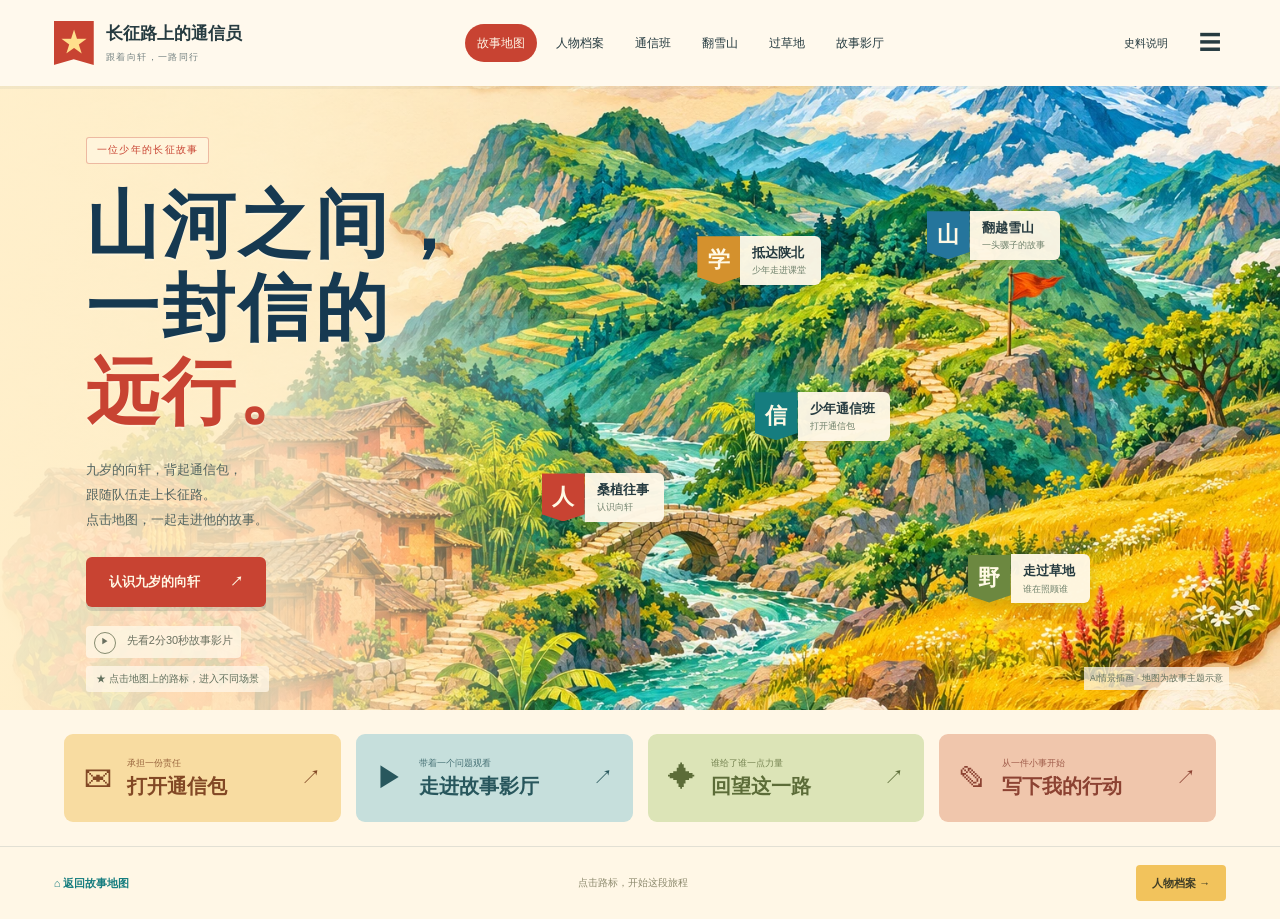
<file: index.html>
<!doctype html><html lang="zh-CN"><head><meta charset="utf-8"><meta name="viewport" content="width=device-width,initial-scale=1"><meta name="theme-color" content="#167d7f"><meta name="description" content="跟着九岁的向轩，一路同行。探索通信班、雪山、草地与影厅的彩色互动故事。"><title>故事地图 · 长征路上的通信员</title><link rel="icon" href="star.svg"><link rel="stylesheet" href="style.css"></head><body data-page="index"><a class="skip" href="#main">跳到内容</a><header class="site-header"><a href="index.html" class="brand"><span class="brand-mark">★</span><span>长征路上的通信员<small>跟着向轩，一路同行</small></span></a><nav aria-label="场景导航"><a class="selected" href="index.html">故事地图</a><a class="" href="profile.html">人物档案</a><a class="" href="messenger.html">通信班</a><a class="" href="snow.html">翻雪山</a><a class="" href="grass.html">过草地</a><a class="" href="cinema.html">故事影厅</a></nav><div class="header-tools"><button data-source>史料说明</button><button id="menu-toggle" aria-label="打开场景目录" aria-expanded="false">☰</button></div></header><nav class="mobile-menu" id="mobile-menu" hidden aria-label="全部场景"><a class="" href="index.html">故事地图</a><a class="" href="profile.html">人物档案</a><a class="" href="messenger.html">通信班</a><a class="" href="snow.html">翻雪山</a><a class="" href="grass.html">过草地</a><a class="" href="cinema.html">故事影厅</a><a class="" href="reflection.html">回望这一路</a><a class="" href="action.html">我的行动卡</a></nav><main id="main"><section class="map-world"><img class="world-art" src="story-map.webp" alt="AI彩色绘本地图：山村、雪山与草地由一条小路连接，属于主题示意"><div class="home-copy"><span class="edition">一位少年的长征故事</span><h1>山河之间，<br>一封信的<br><em>远行。</em></h1><p>九岁的向轩，背起通信包，<br>跟随队伍走上长征路。<br>点击地图，一起走进他的故事。</p><a class="button red" href="profile.html">认识九岁的向轩 <span>↗</span></a><a class="home-film" href="cinema.html"><span class="play-mini">▶</span> 先看2分30秒故事影片</a></div><div class="map-pins" aria-label="点击地图进入故事场景"><a class="map-pin pin-village" href="profile.html"><i>人</i><span>桑植往事<small>认识向轩</small></span></a><a class="map-pin pin-mail" href="messenger.html"><i>信</i><span>少年通信班<small>打开通信包</small></span></a><a class="map-pin pin-snow" href="snow.html"><i>山</i><span>翻越雪山<small>一头骡子的故事</small></span></a><a class="map-pin pin-grass" href="grass.html"><i>野</i><span>走过草地<small>谁在照顾谁</small></span></a><a class="map-pin pin-arrival" href="profile.html?part=arrival"><i>学</i><span>抵达陕北<small>少年走进课堂</small></span></a></div><div class="map-note"><span>★ 点击地图上的路标，进入不同场景</span><small>AI情景插画 · 地图为故事主题示意</small></div></section><section class="portal-dock" aria-label="更多故事入口"><a href="messenger.html" class="dock-mail"><span class="dock-icon">✉</span><div><small>承担一份责任</small><strong>打开通信包</strong></div><span>↗</span></a><a href="cinema.html" class="dock-film"><span class="dock-icon">▶</span><div><small>带着一个问题观看</small><strong>走进故事影厅</strong></div><span>↗</span></a><a href="reflection.html" class="dock-reflect"><span class="dock-icon">✦</span><div><small>谁给了谁一点力量</small><strong>回望这一路</strong></div><span>↗</span></a><a href="action.html" class="dock-action"><span class="dock-icon">✎</span><div><small>从一件小事开始</small><strong>写下我的行动</strong></div><span>↗</span></a></section></main><footer class="scene-footer"><a href="index.html" class="back-map">⌂ 返回故事地图</a><span class="visit-status" id="visit-status"></span><div><a class="next-link" href="profile.html">人物档案 →</a></div></footer><dialog id="sources-dialog" class="sources-dialog" aria-labelledby="sources-title"><div class="dialog-head"><h2 id="sources-title">史料与画面说明</h2><button id="sources-close" class="text-button" aria-label="关闭史料说明">关闭 ×</button></div><p>故事依据用户提供的《长征路上的通信员》演示文稿及以下公开资料整理。交互按钮、通信包与彩色场景属于教学展示设计。首页地图为主题示意，不代表精确行军轨迹。</p><ol><li><a href="https://www.xinhuanet.com/20261009/4088d81c97f94347a9436f898bac2927/c.html" target="_blank" rel="noopener">新华社：七岁入伍、九岁长征的“红小鬼”向轩</a><p>少年经历、通信班、雪山与草地故事的主要核对来源。</p></li><li><a href="https://cpc.people.com.cn/n1/2026/0604/c443712-40733648.html" target="_blank" rel="noopener">中国共产党新闻网：红星照耀少年身</a><p>原演示文稿提供的长征背景资料。</p></li><li><a href="https://www.xinhuanet.com/mil/2016-08/29/c_129260589.htm" target="_blank" rel="noopener">新华社：解码长征丨谁在襁褓中参加了长征</a><p>原演示文稿提供的背景资料。</p></li><li><a href="https://dangshi.people.com.cn/n1/2018/1207/c85037-30448651.html" target="_blank" rel="noopener">人民网党史频道：第一套红军装</a><p>灰蓝布军服、红领章、八角帽和红五星等视觉元素的参考。军服细节用于时代形象创作，不代表对向轩个人服装的精确复原。</p></li></ol><h3>关于人物与场景插画</h3><p>主视觉参照少年向轩的年龄、瘦小身形、宽大军装和挽起袖口等文字描述，以 AI 生成。面容为艺术想象，非向轩本人历史照片，也不作为史料使用。首页地图、雪山与草地场景均为新生成的AI绘本插画，不是历史影像。</p><h3>关于影片</h3><p>影片从用户原 PPT 内嵌媒体提取，保留完整内容，仅作网页播放压缩，含 AI 情景再现。网页未将其作为历史影像。人物主视觉已重新生成，未使用 PPT 内的低清截图。</p><p class="caption">行动卡只尝试保存在当前浏览器，不向服务器提交个人文字。</p></dialog><noscript><p class="noscript">请启用JavaScript使用场景互动。页面跳转、故事正文与影片可直接浏览。</p></noscript><script src="app.js"></script></body></html>
</file>
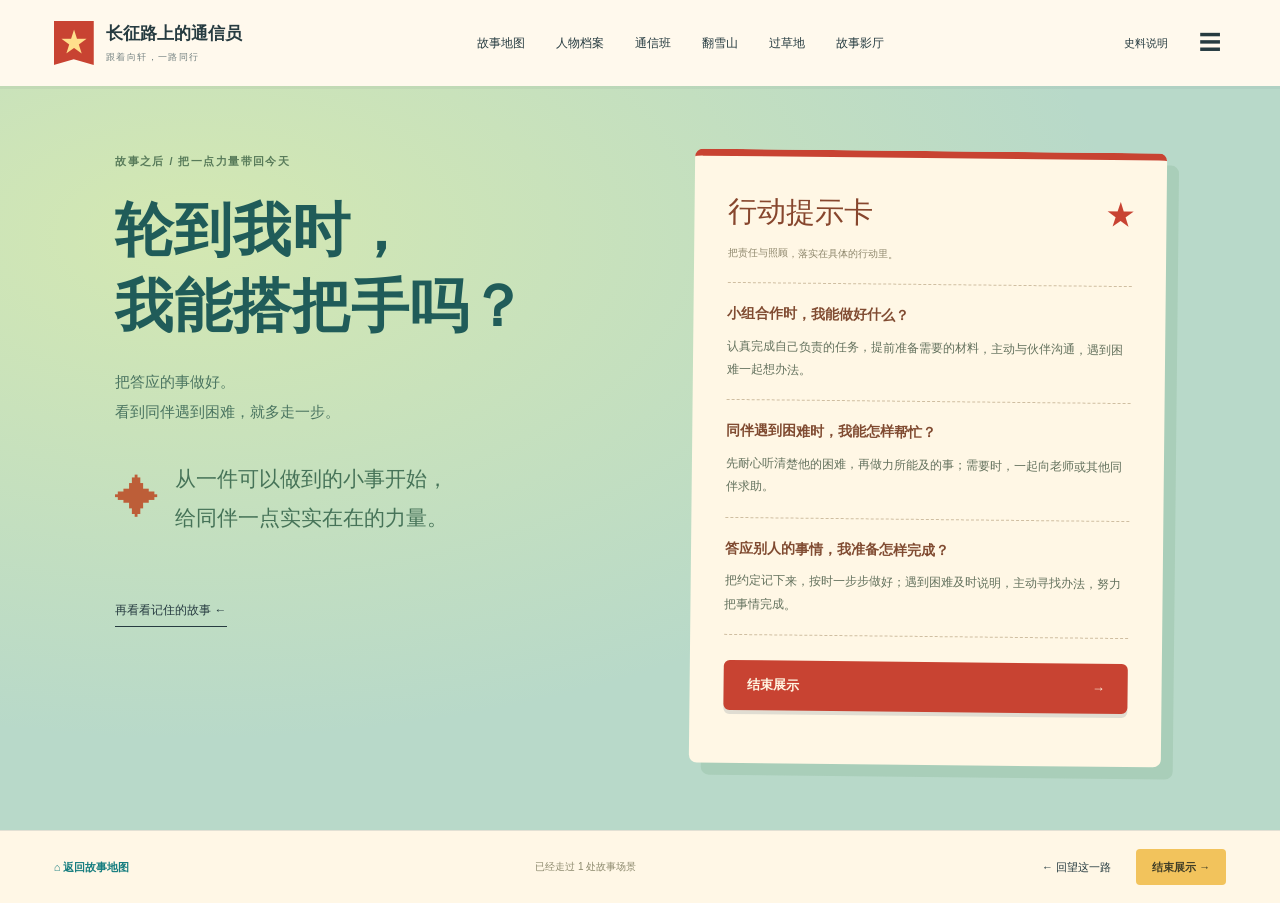
<file: action.html>
<!doctype html><html lang="zh-CN"><head><meta charset="utf-8"><meta name="viewport" content="width=device-width,initial-scale=1"><meta name="theme-color" content="#167d7f"><meta name="description" content="跟着九岁的向轩，一路同行。探索通信班、雪山、草地与影厅的彩色互动故事。"><title>我的行动卡 · 长征路上的通信员</title><link rel="icon" href="star.svg"><link rel="stylesheet" href="style.css"><link rel="stylesheet" href="action-end.css"></head><body data-page="action"><a class="skip" href="#main">跳到内容</a><header class="site-header"><a href="index.html" class="brand"><span class="brand-mark">★</span><span>长征路上的通信员<small>跟着向轩，一路同行</small></span></a><nav aria-label="场景导航"><a class="" href="index.html">故事地图</a><a class="" href="profile.html">人物档案</a><a class="" href="messenger.html">通信班</a><a class="" href="snow.html">翻雪山</a><a class="" href="grass.html">过草地</a><a class="" href="cinema.html">故事影厅</a></nav><div class="header-tools"><button data-source>史料说明</button><button id="menu-toggle" aria-label="打开场景目录" aria-expanded="false">☰</button></div></header><nav class="mobile-menu" id="mobile-menu" hidden aria-label="全部场景"><a class="" href="index.html">故事地图</a><a class="" href="profile.html">人物档案</a><a class="" href="messenger.html">通信班</a><a class="" href="snow.html">翻雪山</a><a class="" href="grass.html">过草地</a><a class="" href="cinema.html">故事影厅</a><a class="" href="reflection.html">回望这一路</a><a class="" href="action.html">我的行动卡</a></nav><main id="main"><section class="action-scene"><div class="action-intro"><div class="scene-kicker">故事之后 / 把一点力量带回今天</div><h1>轮到我时，<br>我能搭把手吗？</h1><p class="lead">把答应的事做好。<br>看到同伴遇到困难，就多走一步。</p><div class="action-quote"><span>✦</span><p>从一件可以做到的小事开始，<br>给同伴一点实实在在的力量。</p></div><a class="inline-link" href="reflection.html">再看看记住的故事 ←</a></div><section class="action-card answer-card" aria-labelledby="answer-title"><div class="card-heading"><span id="answer-title">行动提示卡</span><b aria-hidden="true">★</b></div><p class="card-subtitle">把责任与照顾，落实在具体的行动里。</p><div class="answer-item"><h2>小组合作时，我能做好什么？</h2><p>认真完成自己负责的任务，提前准备需要的材料，主动与伙伴沟通，遇到困难一起想办法。</p></div><div class="answer-item"><h2>同伴遇到困难时，我能怎样帮忙？</h2><p>先耐心听清楚他的困难，再做力所能及的事；需要时，一起向老师或其他同伴求助。</p></div><div class="answer-item"><h2>答应别人的事情，我准备怎样完成？</h2><p>把约定记下来，按时一步步做好；遇到困难及时说明，主动寻找办法，努力把事情完成。</p></div><a class="button red" href="thanks.html">结束展示 <span aria-hidden="true">→</span></a></section></section></main><footer class="scene-footer"><a href="index.html" class="back-map">⌂ 返回故事地图</a><span class="visit-status" id="visit-status"></span><div><a class="" href="reflection.html">← 回望这一路</a><a class="next-link" href="thanks.html">结束展示 →</a></div></footer><dialog id="sources-dialog" class="sources-dialog" aria-labelledby="sources-title"><div class="dialog-head"><h2 id="sources-title">史料与画面说明</h2><button id="sources-close" class="text-button" aria-label="关闭史料说明">关闭 ×</button></div><p>故事依据用户提供的《长征路上的通信员》演示文稿及以下公开资料整理。交互按钮、通信包与彩色场景属于教学展示设计。首页地图为主题示意，不代表精确行军轨迹。</p><ol><li><a href="https://www.xinhuanet.com/20261009/4088d81c97f94347a9436f898bac2927/c.html" target="_blank" rel="noopener">新华社：七岁入伍、九岁长征的“红小鬼”向轩</a><p>少年经历、通信班、雪山与草地故事的主要核对来源。</p></li><li><a href="https://cpc.people.com.cn/n1/2026/0604/c443712-40733648.html" target="_blank" rel="noopener">中国共产党新闻网：红星照耀少年身</a><p>原演示文稿提供的长征背景资料。</p></li><li><a href="https://www.xinhuanet.com/mil/2016-08/29/c_129260589.htm" target="_blank" rel="noopener">新华社：解码长征丨谁在襁褓中参加了长征</a><p>原演示文稿提供的背景资料。</p></li><li><a href="https://dangshi.people.com.cn/n1/2018/1207/c85037-30448651.html" target="_blank" rel="noopener">人民网党史频道：第一套红军装</a><p>灰蓝布军服、红领章、八角帽和红五星等视觉元素的参考。军服细节用于时代形象创作，不代表对向轩个人服装的精确复原。</p></li></ol><h3>关于人物与场景插画</h3><p>主视觉参照少年向轩的年龄、瘦小身形、宽大军装和挽起袖口等文字描述，以 AI 生成。面容为艺术想象，非向轩本人历史照片，也不作为史料使用。首页地图、雪山与草地场景均为新生成的AI绘本插画，不是历史影像。</p><h3>关于影片</h3><p>影片从用户原 PPT 内嵌媒体提取，保留完整内容，仅作网页播放压缩，含 AI 情景再现。网页未将其作为历史影像。人物主视觉已重新生成，未使用 PPT 内的低清截图。</p><p class="caption">此页展示三个问题与预设回答，无需填写或提交个人内容。</p></dialog><noscript><p class="noscript">请启用JavaScript使用场景互动。页面跳转、故事正文与影片可直接浏览。</p></noscript><script src="action-page.js"></script></body></html>
</file>
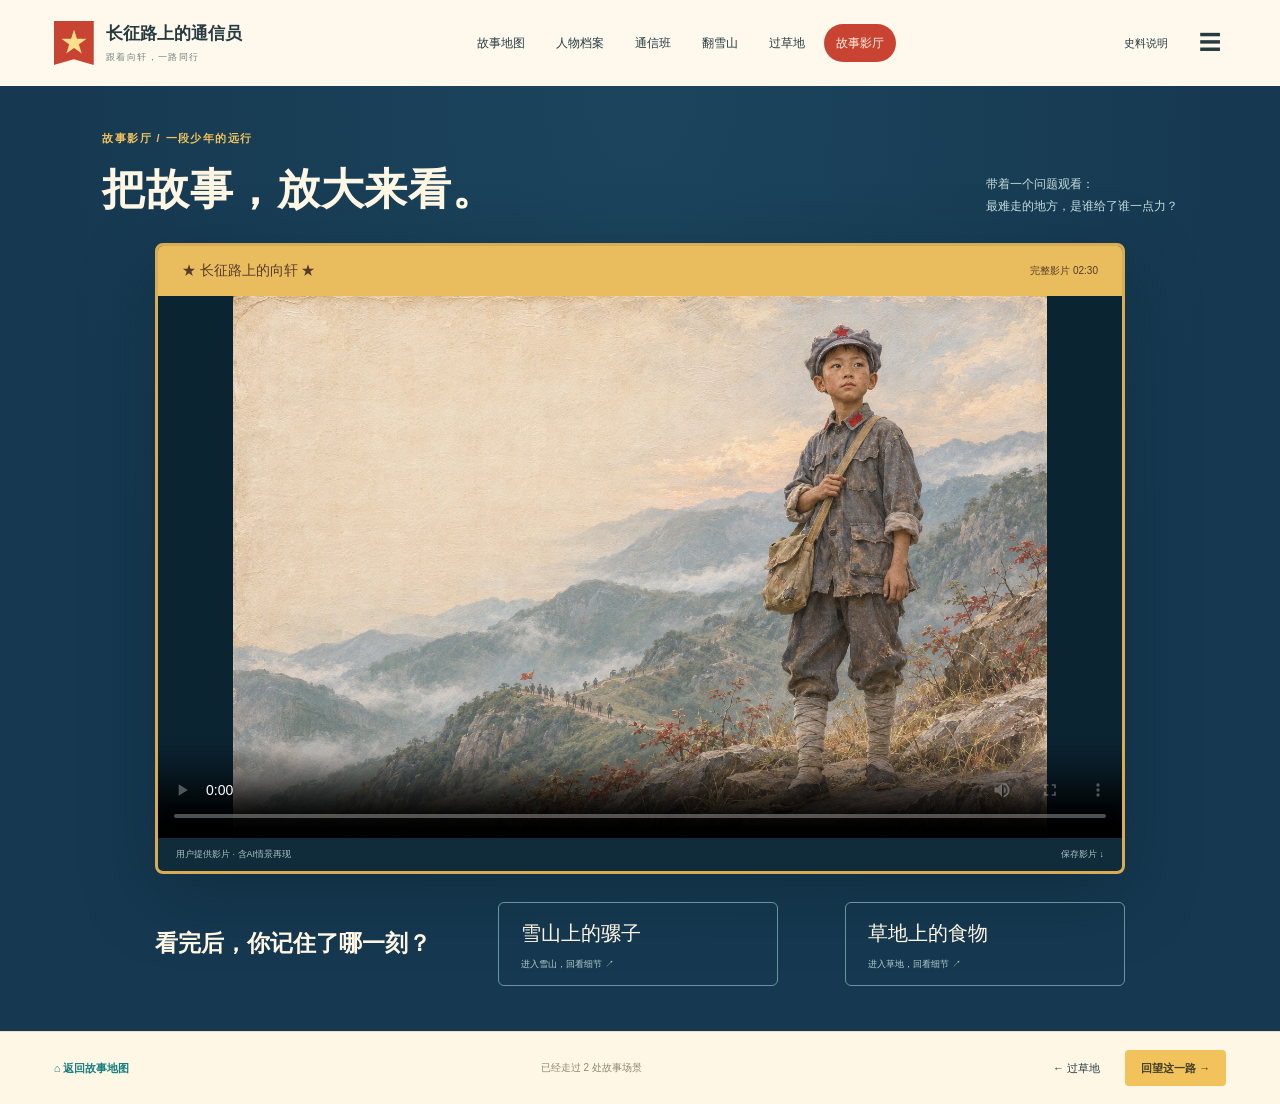
<file: cinema.html>
<!doctype html><html lang="zh-CN"><head><meta charset="utf-8"><meta name="viewport" content="width=device-width,initial-scale=1"><meta name="theme-color" content="#167d7f"><meta name="description" content="跟着九岁的向轩，一路同行。探索通信班、雪山、草地与影厅的彩色互动故事。"><title>故事影厅 · 长征路上的通信员</title><link rel="icon" href="star.svg"><link rel="stylesheet" href="style.css"></head><body data-page="cinema"><a class="skip" href="#main">跳到内容</a><header class="site-header"><a href="index.html" class="brand"><span class="brand-mark">★</span><span>长征路上的通信员<small>跟着向轩，一路同行</small></span></a><nav aria-label="场景导航"><a class="" href="index.html">故事地图</a><a class="" href="profile.html">人物档案</a><a class="" href="messenger.html">通信班</a><a class="" href="snow.html">翻雪山</a><a class="" href="grass.html">过草地</a><a class="selected" href="cinema.html">故事影厅</a></nav><div class="header-tools"><button data-source>史料说明</button><button id="menu-toggle" aria-label="打开场景目录" aria-expanded="false">☰</button></div></header><nav class="mobile-menu" id="mobile-menu" hidden aria-label="全部场景"><a class="" href="index.html">故事地图</a><a class="" href="profile.html">人物档案</a><a class="" href="messenger.html">通信班</a><a class="" href="snow.html">翻雪山</a><a class="" href="grass.html">过草地</a><a class="" href="cinema.html">故事影厅</a><a class="" href="reflection.html">回望这一路</a><a class="" href="action.html">我的行动卡</a></nav><main id="main"><section class="cinema-scene"><div class="cinema-heading"><div><div class="scene-kicker">故事影厅 / 一段少年的远行</div><h1>把故事，放大来看。</h1></div><p>带着一个问题观看：<br>最难走的地方，是谁给了谁一点力？</p></div><div class="film-frame"><div class="film-marquee"><span>★ 长征路上的向轩 ★</span><small>完整影片 02:30</small></div><video id="story-video" controls playsinline preload="metadata" poster="xiang-hero.webp" aria-label="用户提供影片：长征路上的向轩，含AI情景再现"><source src="xiang.mp4" type="video/mp4">浏览器不支持视频，可使用下方保存影片入口。</video><div class="film-caption"><span>用户提供影片 · 含AI情景再现</span><a href="xiang.mp4" download="向轩.mp4">保存影片 ↓</a></div></div><div class="film-after"><h2 id="recall-heading">看完后，你记住了哪一刻？</h2><a href="snow.html?step=2"><span>雪山上的骡子</span><small>进入雪山，回看细节 ↗</small></a><a href="grass.html?reveal=1"><span>草地上的食物</span><small>进入草地，回看细节 ↗</small></a></div></section></main><footer class="scene-footer"><a href="index.html" class="back-map">⌂ 返回故事地图</a><span class="visit-status" id="visit-status"></span><div><a class="" href="grass.html">← 过草地</a><a class="next-link" href="reflection.html">回望这一路 →</a></div></footer><dialog id="sources-dialog" class="sources-dialog" aria-labelledby="sources-title"><div class="dialog-head"><h2 id="sources-title">史料与画面说明</h2><button id="sources-close" class="text-button" aria-label="关闭史料说明">关闭 ×</button></div><p>故事依据用户提供的《长征路上的通信员》演示文稿及以下公开资料整理。交互按钮、通信包与彩色场景属于教学展示设计。首页地图为主题示意，不代表精确行军轨迹。</p><ol><li><a href="https://www.xinhuanet.com/20261009/4088d81c97f94347a9436f898bac2927/c.html" target="_blank" rel="noopener">新华社：七岁入伍、九岁长征的“红小鬼”向轩</a><p>少年经历、通信班、雪山与草地故事的主要核对来源。</p></li><li><a href="https://cpc.people.com.cn/n1/2026/0604/c443712-40733648.html" target="_blank" rel="noopener">中国共产党新闻网：红星照耀少年身</a><p>原演示文稿提供的长征背景资料。</p></li><li><a href="https://www.xinhuanet.com/mil/2016-08/29/c_129260589.htm" target="_blank" rel="noopener">新华社：解码长征丨谁在襁褓中参加了长征</a><p>原演示文稿提供的背景资料。</p></li><li><a href="https://dangshi.people.com.cn/n1/2018/1207/c85037-30448651.html" target="_blank" rel="noopener">人民网党史频道：第一套红军装</a><p>灰蓝布军服、红领章、八角帽和红五星等视觉元素的参考。军服细节用于时代形象创作，不代表对向轩个人服装的精确复原。</p></li></ol><h3>关于人物与场景插画</h3><p>主视觉参照少年向轩的年龄、瘦小身形、宽大军装和挽起袖口等文字描述，以 AI 生成。面容为艺术想象，非向轩本人历史照片，也不作为史料使用。首页地图、雪山与草地场景均为新生成的AI绘本插画，不是历史影像。</p><h3>关于影片</h3><p>影片从用户原 PPT 内嵌媒体提取，保留完整内容，仅作网页播放压缩，含 AI 情景再现。网页未将其作为历史影像。人物主视觉已重新生成，未使用 PPT 内的低清截图。</p><p class="caption">行动卡只尝试保存在当前浏览器，不向服务器提交个人文字。</p></dialog><noscript><p class="noscript">请启用JavaScript使用场景互动。页面跳转、故事正文与影片可直接浏览。</p></noscript><script src="app.js"></script></body></html>
</file>
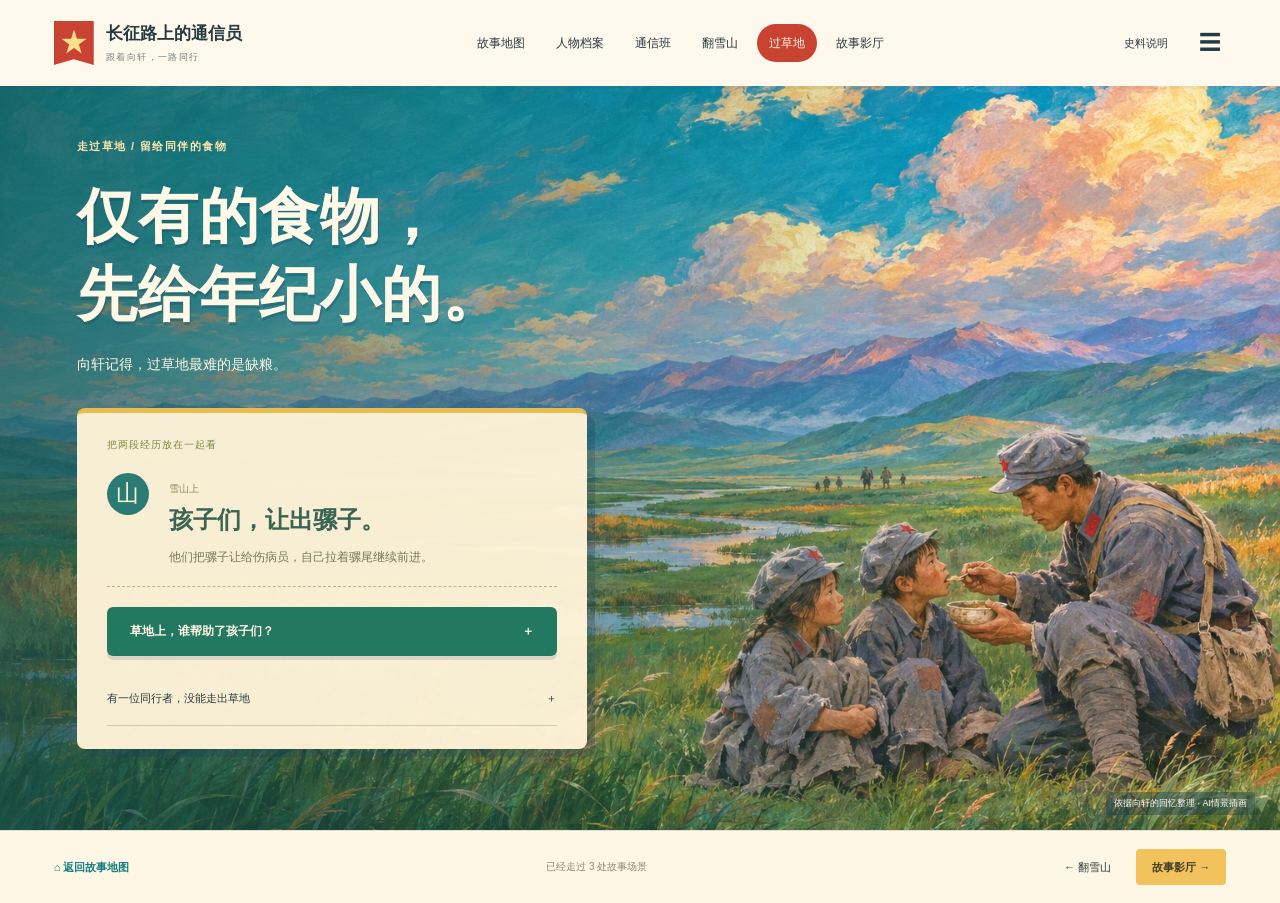
<file: grass.html>
<!doctype html><html lang="zh-CN"><head><meta charset="utf-8"><meta name="viewport" content="width=device-width,initial-scale=1"><meta name="theme-color" content="#167d7f"><meta name="description" content="跟着九岁的向轩，一路同行。探索通信班、雪山、草地与影厅的彩色互动故事。"><title>过草地 · 长征路上的通信员</title><link rel="icon" href="star.svg"><link rel="stylesheet" href="style.css"></head><body data-page="grass"><a class="skip" href="#main">跳到内容</a><header class="site-header"><a href="index.html" class="brand"><span class="brand-mark">★</span><span>长征路上的通信员<small>跟着向轩，一路同行</small></span></a><nav aria-label="场景导航"><a class="" href="index.html">故事地图</a><a class="" href="profile.html">人物档案</a><a class="" href="messenger.html">通信班</a><a class="" href="snow.html">翻雪山</a><a class="selected" href="grass.html">过草地</a><a class="" href="cinema.html">故事影厅</a></nav><div class="header-tools"><button data-source>史料说明</button><button id="menu-toggle" aria-label="打开场景目录" aria-expanded="false">☰</button></div></header><nav class="mobile-menu" id="mobile-menu" hidden aria-label="全部场景"><a class="" href="index.html">故事地图</a><a class="" href="profile.html">人物档案</a><a class="" href="messenger.html">通信班</a><a class="" href="snow.html">翻雪山</a><a class="" href="grass.html">过草地</a><a class="" href="cinema.html">故事影厅</a><a class="" href="reflection.html">回望这一路</a><a class="" href="action.html">我的行动卡</a></nav><main id="main"><section class="landscape-scene grass-scene"><img class="scene-art" src="grass-scene.webp" alt="AI绘本情景再现：草地上，战友照顾年幼的孩子"><div class="scene-shade"></div><div class="landscape-title"><div class="scene-kicker">走过草地 / 留给同伴的食物</div><h1>仅有的食物，<br>先给年纪小的。</h1><p>向轩记得，过草地最难的是缺粮。</p></div><div class="grass-book"><p class="leaf-count">把两段经历放在一起看</p><div class="care-row"><span class="care-icon">山</span><div><small>雪山上</small><h2>孩子们，让出骡子。</h2><p>他们把骡子让给伤病员，自己拉着骡尾继续前进。</p></div></div><div class="care-row" id="care-answer" hidden><span class="care-icon">野</span><div><small>草地上</small><h2>战友们，先照顾孩子。</h2><p>哪怕找到的只是草根和树皮，也先让年幼的孩子们吃。</p></div></div><button id="care-reveal" class="button green">草地上，谁帮助了孩子们？ <span>＋</span></button><p class="care-conclusion" id="care-conclusion" hidden>这一路，帮助发生在彼此之间。</p><details><summary>有一位同行者，没能走出草地</summary><p>同行的“红小鬼”辛先柱的父亲是军部炊事员。他总把为数不多的食物留给战友，自己却因饥饿没能走出草地。</p></details></div><div class="scene-caption">依据向轩的回忆整理 · AI情景插画</div></section></main><footer class="scene-footer"><a href="index.html" class="back-map">⌂ 返回故事地图</a><span class="visit-status" id="visit-status"></span><div><a class="" href="snow.html">← 翻雪山</a><a class="next-link" href="cinema.html">故事影厅 →</a></div></footer><dialog id="sources-dialog" class="sources-dialog" aria-labelledby="sources-title"><div class="dialog-head"><h2 id="sources-title">史料与画面说明</h2><button id="sources-close" class="text-button" aria-label="关闭史料说明">关闭 ×</button></div><p>故事依据用户提供的《长征路上的通信员》演示文稿及以下公开资料整理。交互按钮、通信包与彩色场景属于教学展示设计。首页地图为主题示意，不代表精确行军轨迹。</p><ol><li><a href="https://www.xinhuanet.com/20261009/4088d81c97f94347a9436f898bac2927/c.html" target="_blank" rel="noopener">新华社：七岁入伍、九岁长征的“红小鬼”向轩</a><p>少年经历、通信班、雪山与草地故事的主要核对来源。</p></li><li><a href="https://cpc.people.com.cn/n1/2026/0604/c443712-40733648.html" target="_blank" rel="noopener">中国共产党新闻网：红星照耀少年身</a><p>原演示文稿提供的长征背景资料。</p></li><li><a href="https://www.xinhuanet.com/mil/2016-08/29/c_129260589.htm" target="_blank" rel="noopener">新华社：解码长征丨谁在襁褓中参加了长征</a><p>原演示文稿提供的背景资料。</p></li><li><a href="https://dangshi.people.com.cn/n1/2018/1207/c85037-30448651.html" target="_blank" rel="noopener">人民网党史频道：第一套红军装</a><p>灰蓝布军服、红领章、八角帽和红五星等视觉元素的参考。军服细节用于时代形象创作，不代表对向轩个人服装的精确复原。</p></li></ol><h3>关于人物与场景插画</h3><p>主视觉参照少年向轩的年龄、瘦小身形、宽大军装和挽起袖口等文字描述，以 AI 生成。面容为艺术想象，非向轩本人历史照片，也不作为史料使用。首页地图、雪山与草地场景均为新生成的AI绘本插画，不是历史影像。</p><h3>关于影片</h3><p>影片从用户原 PPT 内嵌媒体提取，保留完整内容，仅作网页播放压缩，含 AI 情景再现。网页未将其作为历史影像。人物主视觉已重新生成，未使用 PPT 内的低清截图。</p><p class="caption">行动卡只尝试保存在当前浏览器，不向服务器提交个人文字。</p></dialog><noscript><p class="noscript">请启用JavaScript使用场景互动。页面跳转、故事正文与影片可直接浏览。</p></noscript><script src="app.js"></script></body></html>
</file>
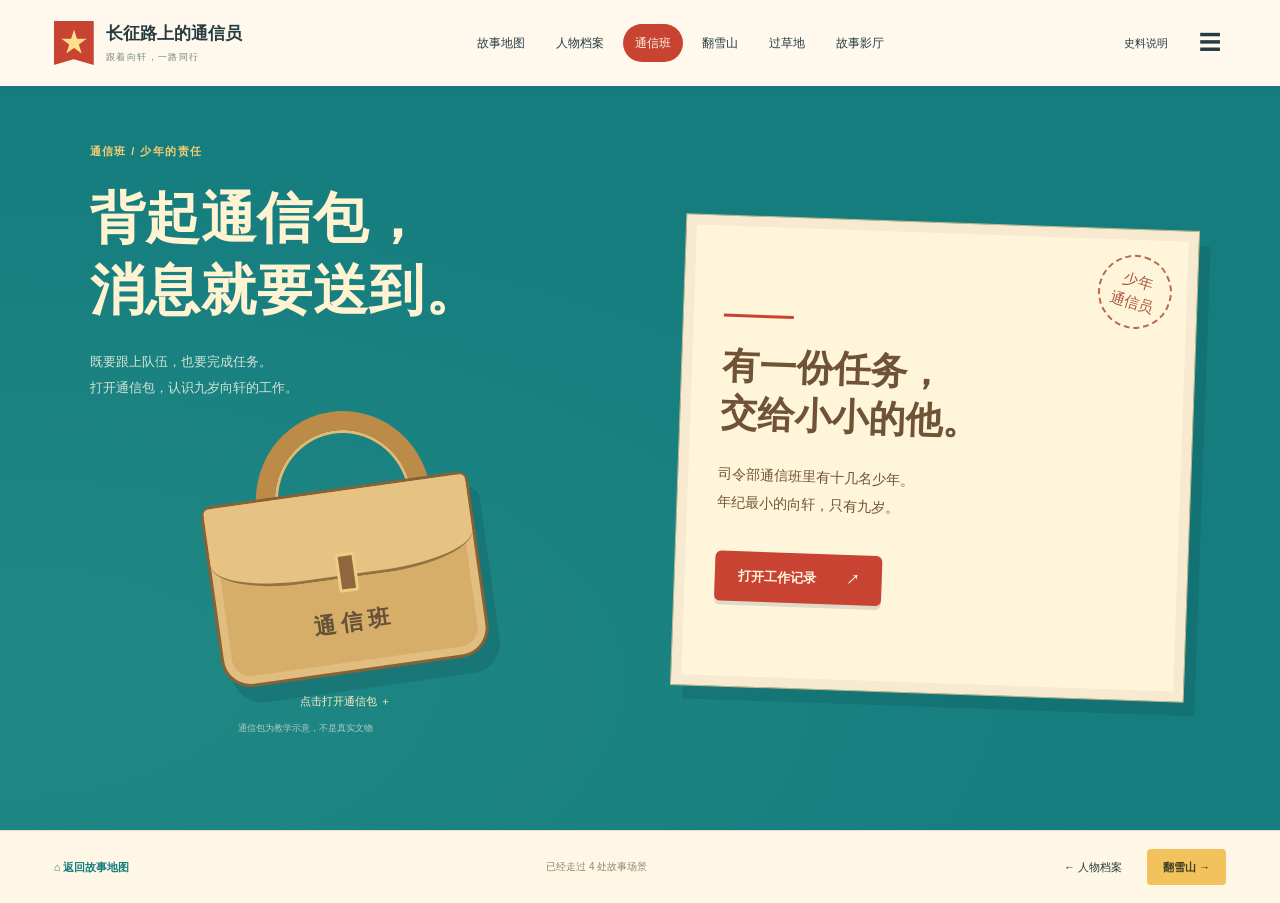
<file: messenger.html>
<!doctype html><html lang="zh-CN"><head><meta charset="utf-8"><meta name="viewport" content="width=device-width,initial-scale=1"><meta name="theme-color" content="#167d7f"><meta name="description" content="跟着九岁的向轩，一路同行。探索通信班、雪山、草地与影厅的彩色互动故事。"><title>通信班 · 长征路上的通信员</title><link rel="icon" href="star.svg"><link rel="stylesheet" href="style.css"></head><body data-page="messenger"><a class="skip" href="#main">跳到内容</a><header class="site-header"><a href="index.html" class="brand"><span class="brand-mark">★</span><span>长征路上的通信员<small>跟着向轩，一路同行</small></span></a><nav aria-label="场景导航"><a class="" href="index.html">故事地图</a><a class="" href="profile.html">人物档案</a><a class="selected" href="messenger.html">通信班</a><a class="" href="snow.html">翻雪山</a><a class="" href="grass.html">过草地</a><a class="" href="cinema.html">故事影厅</a></nav><div class="header-tools"><button data-source>史料说明</button><button id="menu-toggle" aria-label="打开场景目录" aria-expanded="false">☰</button></div></header><nav class="mobile-menu" id="mobile-menu" hidden aria-label="全部场景"><a class="" href="index.html">故事地图</a><a class="" href="profile.html">人物档案</a><a class="" href="messenger.html">通信班</a><a class="" href="snow.html">翻雪山</a><a class="" href="grass.html">过草地</a><a class="" href="cinema.html">故事影厅</a><a class="" href="reflection.html">回望这一路</a><a class="" href="action.html">我的行动卡</a></nav><main id="main"><section class="mail-scene"><div class="mail-intro"><div class="scene-kicker">通信班 / 少年的责任</div><h1>背起通信包，<br>消息就要送到。</h1><p class="lead">既要跟上队伍，也要完成任务。<br>打开通信包，认识九岁向轩的工作。</p><button id="satchel" class="satchel" aria-expanded="false" aria-controls="work-record"><span class="satchel-strap"></span><span class="satchel-body"><span class="satchel-flap"></span><b>通 信 班</b><i></i></span><span class="bag-prompt" id="bag-prompt">点击打开通信包 ＋</span></button><p class="art-note">通信包为教学示意，不是真实文物</p></div><div class="letter-wrap"><div class="letter" id="letter-front"><div class="postmark">少年<br>通信员</div><span class="envelope-line"></span><h2>有一份任务，<br>交给小小的他。</h2><p>司令部通信班里有十几名少年。<br>年纪最小的向轩，只有九岁。</p><button class="button red" id="open-letter">打开工作记录 <span>↗</span></button></div><div class="letter work-letter" id="work-record" hidden><div class="letter-label">通信班工作记录 <span>★</span></div><div class="book-tabs" role="tablist" aria-label="通信班职责"><button role="tab" id="task-0" data-task="0" aria-selected="true" aria-controls="task-panel">跟上队伍</button><button role="tab" id="task-1" data-task="1" aria-selected="false" aria-controls="task-panel" tabindex="-1">传递消息</button><button role="tab" id="task-2" data-task="2" aria-selected="false" aria-controls="task-panel" tabindex="-1">承担责任</button></div><div id="task-panel" role="tabpanel" aria-labelledby="task-0" tabindex="0"><span class="task-count" id="task-count">记录一</span><h2 id="task-title">赶路，也是每天的考验。</h2><p id="task-copy">行军中，通信班的少年们要跟上不断前进的队伍，同时承担日常勤务。年纪最小的向轩，也在其中。</p><blockquote id="task-question">除了走了多远，你还能看到他承担了什么？</blockquote></div><a href="snow.html" class="inline-link">继续前进：走向雪山 →</a></div></div></section></main><footer class="scene-footer"><a href="index.html" class="back-map">⌂ 返回故事地图</a><span class="visit-status" id="visit-status"></span><div><a class="" href="profile.html">← 人物档案</a><a class="next-link" href="snow.html">翻雪山 →</a></div></footer><dialog id="sources-dialog" class="sources-dialog" aria-labelledby="sources-title"><div class="dialog-head"><h2 id="sources-title">史料与画面说明</h2><button id="sources-close" class="text-button" aria-label="关闭史料说明">关闭 ×</button></div><p>故事依据用户提供的《长征路上的通信员》演示文稿及以下公开资料整理。交互按钮、通信包与彩色场景属于教学展示设计。首页地图为主题示意，不代表精确行军轨迹。</p><ol><li><a href="https://www.xinhuanet.com/20261009/4088d81c97f94347a9436f898bac2927/c.html" target="_blank" rel="noopener">新华社：七岁入伍、九岁长征的“红小鬼”向轩</a><p>少年经历、通信班、雪山与草地故事的主要核对来源。</p></li><li><a href="https://cpc.people.com.cn/n1/2026/0604/c443712-40733648.html" target="_blank" rel="noopener">中国共产党新闻网：红星照耀少年身</a><p>原演示文稿提供的长征背景资料。</p></li><li><a href="https://www.xinhuanet.com/mil/2016-08/29/c_129260589.htm" target="_blank" rel="noopener">新华社：解码长征丨谁在襁褓中参加了长征</a><p>原演示文稿提供的背景资料。</p></li><li><a href="https://dangshi.people.com.cn/n1/2018/1207/c85037-30448651.html" target="_blank" rel="noopener">人民网党史频道：第一套红军装</a><p>灰蓝布军服、红领章、八角帽和红五星等视觉元素的参考。军服细节用于时代形象创作，不代表对向轩个人服装的精确复原。</p></li></ol><h3>关于人物与场景插画</h3><p>主视觉参照少年向轩的年龄、瘦小身形、宽大军装和挽起袖口等文字描述，以 AI 生成。面容为艺术想象，非向轩本人历史照片，也不作为史料使用。首页地图、雪山与草地场景均为新生成的AI绘本插画，不是历史影像。</p><h3>关于影片</h3><p>影片从用户原 PPT 内嵌媒体提取，保留完整内容，仅作网页播放压缩，含 AI 情景再现。网页未将其作为历史影像。人物主视觉已重新生成，未使用 PPT 内的低清截图。</p><p class="caption">行动卡只尝试保存在当前浏览器，不向服务器提交个人文字。</p></dialog><noscript><p class="noscript">请启用JavaScript使用场景互动。页面跳转、故事正文与影片可直接浏览。</p></noscript><script src="app.js"></script></body></html>
</file>
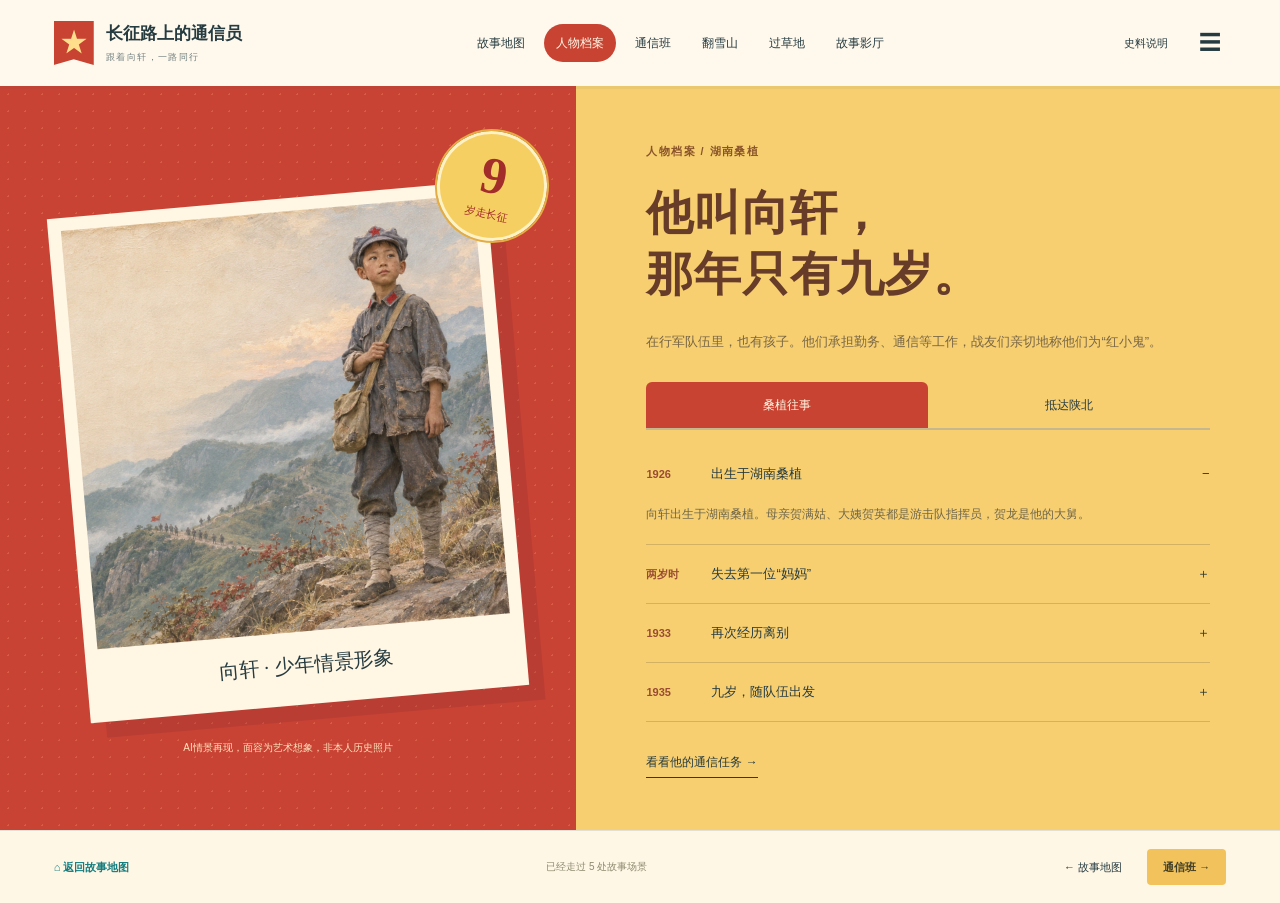
<file: profile.html>
<!doctype html><html lang="zh-CN"><head><meta charset="utf-8"><meta name="viewport" content="width=device-width,initial-scale=1"><meta name="theme-color" content="#167d7f"><meta name="description" content="跟着九岁的向轩，一路同行。探索通信班、雪山、草地与影厅的彩色互动故事。"><title>人物档案 · 长征路上的通信员</title><link rel="icon" href="star.svg"><link rel="stylesheet" href="style.css"></head><body data-page="profile"><a class="skip" href="#main">跳到内容</a><header class="site-header"><a href="index.html" class="brand"><span class="brand-mark">★</span><span>长征路上的通信员<small>跟着向轩，一路同行</small></span></a><nav aria-label="场景导航"><a class="" href="index.html">故事地图</a><a class="selected" href="profile.html">人物档案</a><a class="" href="messenger.html">通信班</a><a class="" href="snow.html">翻雪山</a><a class="" href="grass.html">过草地</a><a class="" href="cinema.html">故事影厅</a></nav><div class="header-tools"><button data-source>史料说明</button><button id="menu-toggle" aria-label="打开场景目录" aria-expanded="false">☰</button></div></header><nav class="mobile-menu" id="mobile-menu" hidden aria-label="全部场景"><a class="" href="index.html">故事地图</a><a class="" href="profile.html">人物档案</a><a class="" href="messenger.html">通信班</a><a class="" href="snow.html">翻雪山</a><a class="" href="grass.html">过草地</a><a class="" href="cinema.html">故事影厅</a><a class="" href="reflection.html">回望这一路</a><a class="" href="action.html">我的行动卡</a></nav><main id="main"><section class="profile-scene"><div class="profile-art"><div class="portrait"><img src="xiang-hero.webp" alt="AI情景再现：九岁少年通信员的艺术形象"><span>向轩 · 少年情景形象</span></div><div class="age-seal"><strong>9</strong><span>岁走长征</span></div><p class="art-note">AI情景再现，面容为艺术想象，非本人历史照片</p></div><div class="profile-book"><div class="scene-kicker">人物档案 / 湖南桑植</div><h1>他叫向轩，<br>那年只有九岁。</h1><p class="lead">在行军队伍里，也有孩子。他们承担勤务、通信等工作，战友们亲切地称他们为“红小鬼”。</p><div class="book-tabs" role="tablist" aria-label="人物故事"><button role="tab" id="family-tab" aria-selected="true" aria-controls="family-panel" data-profile="family">桑植往事</button><button role="tab" id="arrival-tab" aria-selected="false" aria-controls="arrival-panel" tabindex="-1" data-profile="arrival">抵达陕北</button></div><div id="family-panel" role="tabpanel" aria-labelledby="family-tab"><details open><summary><b>1926</b>出生于湖南桑植</summary><p>向轩出生于湖南桑植。母亲贺满姑、大姨贺英都是游击队指挥员，贺龙是他的大舅。</p></details><details><summary><b>两岁时</b>失去第一位“妈妈”</summary><p>母亲贺满姑牺牲后，向轩和兄姐被关入牢中。大姨贺英设法救出三个孩子。从此，向轩跟随她生活，也叫她“妈妈”。</p></details><details><summary><b>1933</b>再次经历离别</summary><p>游击队遭到偷袭，贺英牺牲。向轩逃向山林时右脚踝负伤，幸得游击队员接应。他的军龄后来被确定从1933年4月12日算起。</p></details><details><summary><b>1935</b>九岁，随队伍出发</summary><p>1935年11月，向轩随红二、六军团从湖南桑植出发，成为司令部通信班里年纪最小的战士。</p></details></div><div id="arrival-panel" role="tabpanel" aria-labelledby="arrival-tab" hidden><div class="date-stops"><button data-date="0" class="active" aria-pressed="true">1935.11<small>桑植 · 出发</small></button><button data-date="1" aria-pressed="false">1936.07<small>甘孜 · 会师</small></button><button data-date="2" aria-pressed="false">1936.10<small>陕北 · 抵达</small></button></div><div class="arrival-note" aria-live="polite"><h2 id="date-title">从家乡踏上长征</h2><p id="date-copy">向轩随红二、六军团从湖南桑植出发，跟随队伍一路向前。</p></div><p class="small-note">走到陕北，少年后来留在延安学习，生活翻开了新的一页。</p></div><a class="inline-link" href="messenger.html">看看他的通信任务 →</a></div></section></main><footer class="scene-footer"><a href="index.html" class="back-map">⌂ 返回故事地图</a><span class="visit-status" id="visit-status"></span><div><a class="" href="index.html">← 故事地图</a><a class="next-link" href="messenger.html">通信班 →</a></div></footer><dialog id="sources-dialog" class="sources-dialog" aria-labelledby="sources-title"><div class="dialog-head"><h2 id="sources-title">史料与画面说明</h2><button id="sources-close" class="text-button" aria-label="关闭史料说明">关闭 ×</button></div><p>故事依据用户提供的《长征路上的通信员》演示文稿及以下公开资料整理。交互按钮、通信包与彩色场景属于教学展示设计。首页地图为主题示意，不代表精确行军轨迹。</p><ol><li><a href="https://www.xinhuanet.com/20261009/4088d81c97f94347a9436f898bac2927/c.html" target="_blank" rel="noopener">新华社：七岁入伍、九岁长征的“红小鬼”向轩</a><p>少年经历、通信班、雪山与草地故事的主要核对来源。</p></li><li><a href="https://cpc.people.com.cn/n1/2026/0604/c443712-40733648.html" target="_blank" rel="noopener">中国共产党新闻网：红星照耀少年身</a><p>原演示文稿提供的长征背景资料。</p></li><li><a href="https://www.xinhuanet.com/mil/2016-08/29/c_129260589.htm" target="_blank" rel="noopener">新华社：解码长征丨谁在襁褓中参加了长征</a><p>原演示文稿提供的背景资料。</p></li><li><a href="https://dangshi.people.com.cn/n1/2018/1207/c85037-30448651.html" target="_blank" rel="noopener">人民网党史频道：第一套红军装</a><p>灰蓝布军服、红领章、八角帽和红五星等视觉元素的参考。军服细节用于时代形象创作，不代表对向轩个人服装的精确复原。</p></li></ol><h3>关于人物与场景插画</h3><p>主视觉参照少年向轩的年龄、瘦小身形、宽大军装和挽起袖口等文字描述，以 AI 生成。面容为艺术想象，非向轩本人历史照片，也不作为史料使用。首页地图、雪山与草地场景均为新生成的AI绘本插画，不是历史影像。</p><h3>关于影片</h3><p>影片从用户原 PPT 内嵌媒体提取，保留完整内容，仅作网页播放压缩，含 AI 情景再现。网页未将其作为历史影像。人物主视觉已重新生成，未使用 PPT 内的低清截图。</p><p class="caption">行动卡只尝试保存在当前浏览器，不向服务器提交个人文字。</p></dialog><noscript><p class="noscript">请启用JavaScript使用场景互动。页面跳转、故事正文与影片可直接浏览。</p></noscript><script src="app.js"></script></body></html>
</file>
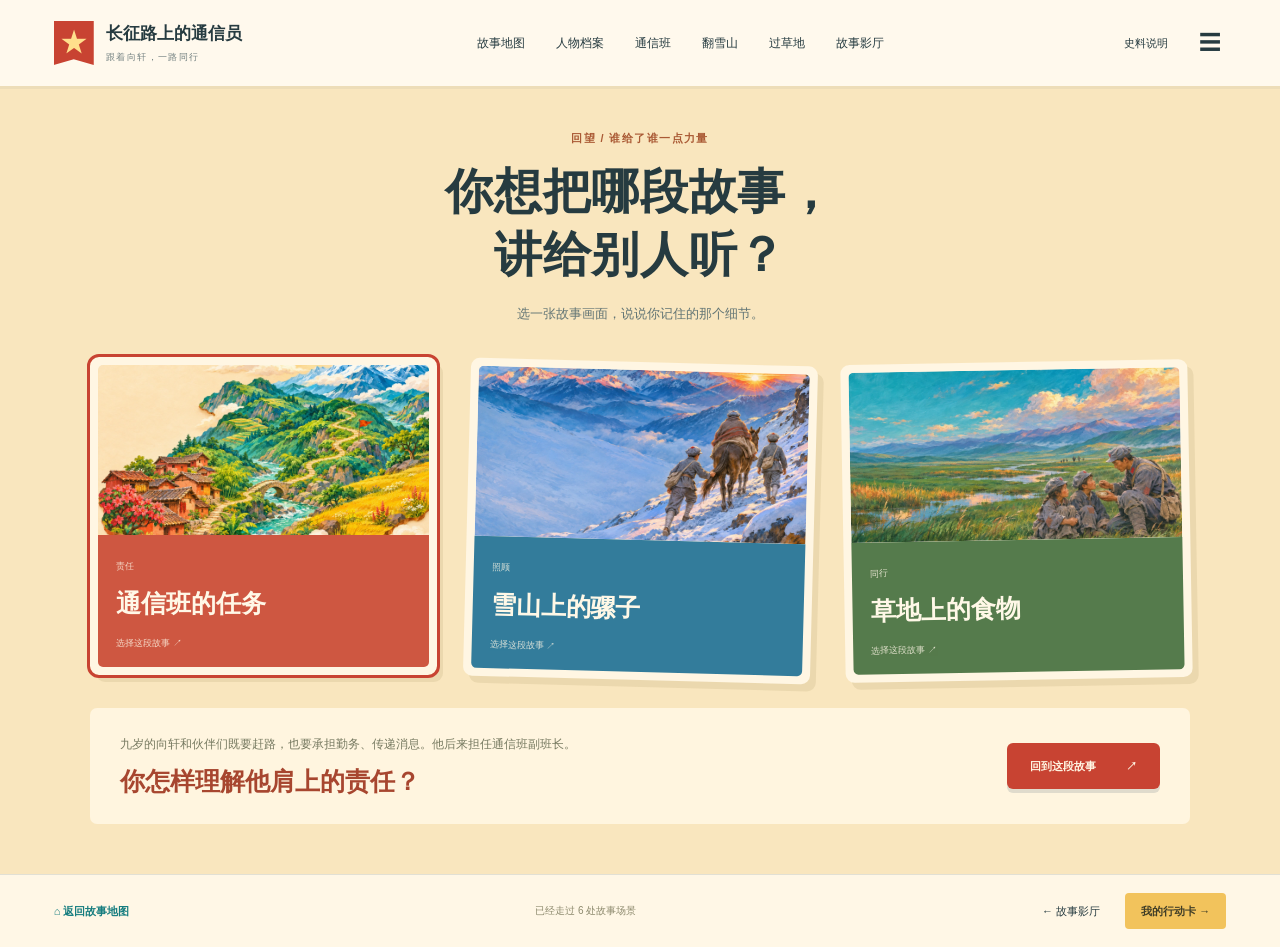
<file: reflection.html>
<!doctype html><html lang="zh-CN"><head><meta charset="utf-8"><meta name="viewport" content="width=device-width,initial-scale=1"><meta name="theme-color" content="#167d7f"><meta name="description" content="跟着九岁的向轩，一路同行。探索通信班、雪山、草地与影厅的彩色互动故事。"><title>回望这一路 · 长征路上的通信员</title><link rel="icon" href="star.svg"><link rel="stylesheet" href="style.css"></head><body data-page="reflection"><a class="skip" href="#main">跳到内容</a><header class="site-header"><a href="index.html" class="brand"><span class="brand-mark">★</span><span>长征路上的通信员<small>跟着向轩，一路同行</small></span></a><nav aria-label="场景导航"><a class="" href="index.html">故事地图</a><a class="" href="profile.html">人物档案</a><a class="" href="messenger.html">通信班</a><a class="" href="snow.html">翻雪山</a><a class="" href="grass.html">过草地</a><a class="" href="cinema.html">故事影厅</a></nav><div class="header-tools"><button data-source>史料说明</button><button id="menu-toggle" aria-label="打开场景目录" aria-expanded="false">☰</button></div></header><nav class="mobile-menu" id="mobile-menu" hidden aria-label="全部场景"><a class="" href="index.html">故事地图</a><a class="" href="profile.html">人物档案</a><a class="" href="messenger.html">通信班</a><a class="" href="snow.html">翻雪山</a><a class="" href="grass.html">过草地</a><a class="" href="cinema.html">故事影厅</a><a class="" href="reflection.html">回望这一路</a><a class="" href="action.html">我的行动卡</a></nav><main id="main"><section class="reflection-scene"><div class="reflection-heading"><div class="scene-kicker">回望 / 谁给了谁一点力量</div><h1>你想把哪段故事，<br>讲给别人听？</h1><p class="lead">选一张故事画面，说说你记住的那个细节。</p></div><div class="memory-cards"><button class="memory-card active" data-memory="0" aria-pressed="true"><img src="story-map.webp" alt="山野故事地图插画"><span class="memory-color"><small>责任</small><strong>通信班的任务</strong><i>选择这段故事 ↗</i></span></button><button class="memory-card" data-memory="1" aria-pressed="false"><img src="snow-scene.webp" alt="雪山故事插画"><span class="memory-color"><small>照顾</small><strong>雪山上的骡子</strong><i>选择这段故事 ↗</i></span></button><button class="memory-card" data-memory="2" aria-pressed="false"><img src="grass-scene.webp" alt="草地故事插画"><span class="memory-color"><small>同行</small><strong>草地上的食物</strong><i>选择这段故事 ↗</i></span></button></div><div class="reflection-result" aria-live="polite"><div><p id="memory-fact">九岁的向轩和伙伴们既要赶路，也要承担勤务、传递消息。他后来担任通信班副班长。</p><h2 id="memory-question">你怎样理解他肩上的责任？</h2></div><a href="messenger.html" id="memory-link" class="button red">回到这段故事 <span>↗</span></a></div></section></main><footer class="scene-footer"><a href="index.html" class="back-map">⌂ 返回故事地图</a><span class="visit-status" id="visit-status"></span><div><a class="" href="cinema.html">← 故事影厅</a><a class="next-link" href="action.html">我的行动卡 →</a></div></footer><dialog id="sources-dialog" class="sources-dialog" aria-labelledby="sources-title"><div class="dialog-head"><h2 id="sources-title">史料与画面说明</h2><button id="sources-close" class="text-button" aria-label="关闭史料说明">关闭 ×</button></div><p>故事依据用户提供的《长征路上的通信员》演示文稿及以下公开资料整理。交互按钮、通信包与彩色场景属于教学展示设计。首页地图为主题示意，不代表精确行军轨迹。</p><ol><li><a href="https://www.xinhuanet.com/20261009/4088d81c97f94347a9436f898bac2927/c.html" target="_blank" rel="noopener">新华社：七岁入伍、九岁长征的“红小鬼”向轩</a><p>少年经历、通信班、雪山与草地故事的主要核对来源。</p></li><li><a href="https://cpc.people.com.cn/n1/2026/0604/c443712-40733648.html" target="_blank" rel="noopener">中国共产党新闻网：红星照耀少年身</a><p>原演示文稿提供的长征背景资料。</p></li><li><a href="https://www.xinhuanet.com/mil/2016-08/29/c_129260589.htm" target="_blank" rel="noopener">新华社：解码长征丨谁在襁褓中参加了长征</a><p>原演示文稿提供的背景资料。</p></li><li><a href="https://dangshi.people.com.cn/n1/2018/1207/c85037-30448651.html" target="_blank" rel="noopener">人民网党史频道：第一套红军装</a><p>灰蓝布军服、红领章、八角帽和红五星等视觉元素的参考。军服细节用于时代形象创作，不代表对向轩个人服装的精确复原。</p></li></ol><h3>关于人物与场景插画</h3><p>主视觉参照少年向轩的年龄、瘦小身形、宽大军装和挽起袖口等文字描述，以 AI 生成。面容为艺术想象，非向轩本人历史照片，也不作为史料使用。首页地图、雪山与草地场景均为新生成的AI绘本插画，不是历史影像。</p><h3>关于影片</h3><p>影片从用户原 PPT 内嵌媒体提取，保留完整内容，仅作网页播放压缩，含 AI 情景再现。网页未将其作为历史影像。人物主视觉已重新生成，未使用 PPT 内的低清截图。</p><p class="caption">行动卡只尝试保存在当前浏览器，不向服务器提交个人文字。</p></dialog><noscript><p class="noscript">请启用JavaScript使用场景互动。页面跳转、故事正文与影片可直接浏览。</p></noscript><script src="app.js"></script></body></html>
</file>
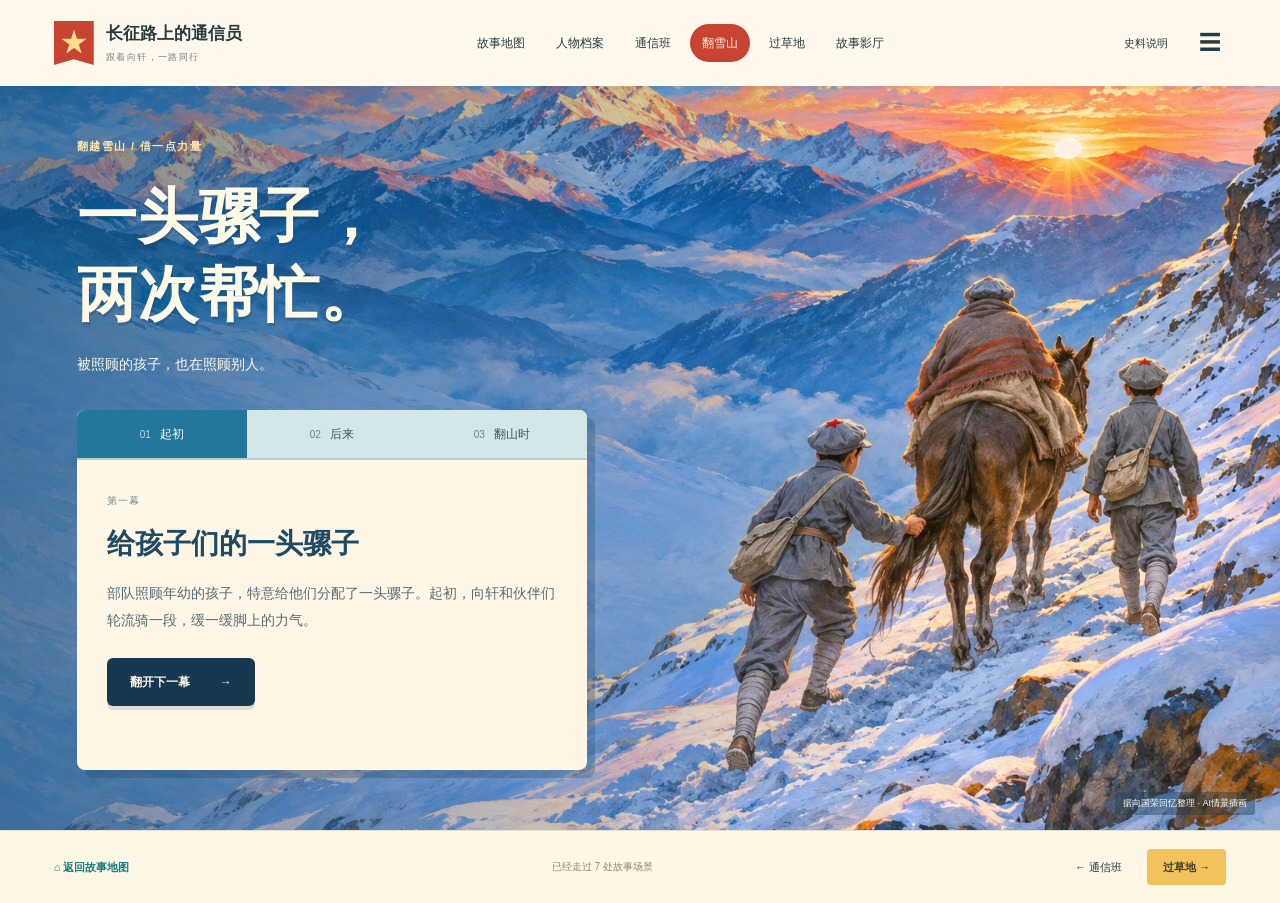
<file: snow.html>
<!doctype html><html lang="zh-CN"><head><meta charset="utf-8"><meta name="viewport" content="width=device-width,initial-scale=1"><meta name="theme-color" content="#167d7f"><meta name="description" content="跟着九岁的向轩，一路同行。探索通信班、雪山、草地与影厅的彩色互动故事。"><title>翻雪山 · 长征路上的通信员</title><link rel="icon" href="star.svg"><link rel="stylesheet" href="style.css"></head><body data-page="snow"><a class="skip" href="#main">跳到内容</a><header class="site-header"><a href="index.html" class="brand"><span class="brand-mark">★</span><span>长征路上的通信员<small>跟着向轩，一路同行</small></span></a><nav aria-label="场景导航"><a class="" href="index.html">故事地图</a><a class="" href="profile.html">人物档案</a><a class="" href="messenger.html">通信班</a><a class="selected" href="snow.html">翻雪山</a><a class="" href="grass.html">过草地</a><a class="" href="cinema.html">故事影厅</a></nav><div class="header-tools"><button data-source>史料说明</button><button id="menu-toggle" aria-label="打开场景目录" aria-expanded="false">☰</button></div></header><nav class="mobile-menu" id="mobile-menu" hidden aria-label="全部场景"><a class="" href="index.html">故事地图</a><a class="" href="profile.html">人物档案</a><a class="" href="messenger.html">通信班</a><a class="" href="snow.html">翻雪山</a><a class="" href="grass.html">过草地</a><a class="" href="cinema.html">故事影厅</a><a class="" href="reflection.html">回望这一路</a><a class="" href="action.html">我的行动卡</a></nav><main id="main"><section class="landscape-scene snow-scene"><img class="scene-art" src="snow-scene.webp" alt="AI绘本情景再现：雪山上，少年们跟随驮着伤病员的骡子前进"><div class="scene-shade"></div><div class="landscape-title"><div class="scene-kicker">翻越雪山 / 借一点力量</div><h1>一头骡子，<br>两次帮忙。</h1><p>被照顾的孩子，也在照顾别人。</p></div><div class="story-book"><div class="snow-tabs" role="group" aria-label="雪山故事时刻"><button data-snow="0" aria-pressed="true" class="active"><span>01</span>起初</button><button data-snow="1" aria-pressed="false"><span>02</span>后来</button><button data-snow="2" aria-pressed="false"><span>03</span>翻山时</button></div><div class="story-leaf" aria-live="polite"><span id="snow-count" class="leaf-count">第一幕</span><h2 id="snow-title">给孩子们的一头骡子</h2><p id="snow-copy">部队照顾年幼的孩子，特意给他们分配了一头骡子。起初，向轩和伙伴们轮流骑一段，缓一缓脚上的力气。</p><button id="snow-next" class="button blue">翻开下一幕 <span>→</span></button></div></div><div class="scene-caption">据向国荣回忆整理 · AI情景插画</div></section></main><footer class="scene-footer"><a href="index.html" class="back-map">⌂ 返回故事地图</a><span class="visit-status" id="visit-status"></span><div><a class="" href="messenger.html">← 通信班</a><a class="next-link" href="grass.html">过草地 →</a></div></footer><dialog id="sources-dialog" class="sources-dialog" aria-labelledby="sources-title"><div class="dialog-head"><h2 id="sources-title">史料与画面说明</h2><button id="sources-close" class="text-button" aria-label="关闭史料说明">关闭 ×</button></div><p>故事依据用户提供的《长征路上的通信员》演示文稿及以下公开资料整理。交互按钮、通信包与彩色场景属于教学展示设计。首页地图为主题示意，不代表精确行军轨迹。</p><ol><li><a href="https://www.xinhuanet.com/20261009/4088d81c97f94347a9436f898bac2927/c.html" target="_blank" rel="noopener">新华社：七岁入伍、九岁长征的“红小鬼”向轩</a><p>少年经历、通信班、雪山与草地故事的主要核对来源。</p></li><li><a href="https://cpc.people.com.cn/n1/2026/0604/c443712-40733648.html" target="_blank" rel="noopener">中国共产党新闻网：红星照耀少年身</a><p>原演示文稿提供的长征背景资料。</p></li><li><a href="https://www.xinhuanet.com/mil/2016-08/29/c_129260589.htm" target="_blank" rel="noopener">新华社：解码长征丨谁在襁褓中参加了长征</a><p>原演示文稿提供的背景资料。</p></li><li><a href="https://dangshi.people.com.cn/n1/2018/1207/c85037-30448651.html" target="_blank" rel="noopener">人民网党史频道：第一套红军装</a><p>灰蓝布军服、红领章、八角帽和红五星等视觉元素的参考。军服细节用于时代形象创作，不代表对向轩个人服装的精确复原。</p></li></ol><h3>关于人物与场景插画</h3><p>主视觉参照少年向轩的年龄、瘦小身形、宽大军装和挽起袖口等文字描述，以 AI 生成。面容为艺术想象，非向轩本人历史照片，也不作为史料使用。首页地图、雪山与草地场景均为新生成的AI绘本插画，不是历史影像。</p><h3>关于影片</h3><p>影片从用户原 PPT 内嵌媒体提取，保留完整内容，仅作网页播放压缩，含 AI 情景再现。网页未将其作为历史影像。人物主视觉已重新生成，未使用 PPT 内的低清截图。</p><p class="caption">行动卡只尝试保存在当前浏览器，不向服务器提交个人文字。</p></dialog><noscript><p class="noscript">请启用JavaScript使用场景互动。页面跳转、故事正文与影片可直接浏览。</p></noscript><script src="app.js"></script></body></html>
</file>
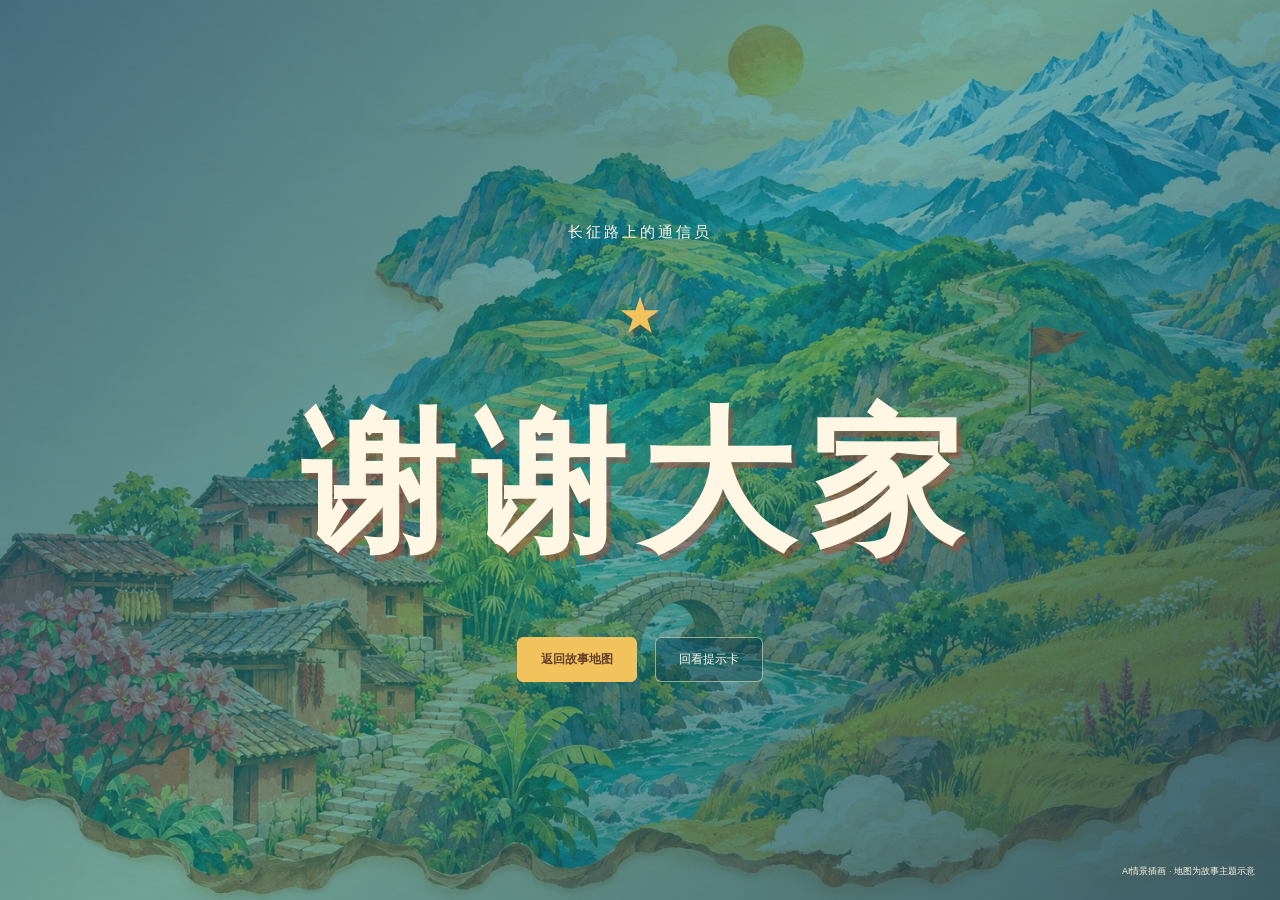
<file: thanks.html>
<!doctype html><html lang="zh-CN"><head><meta charset="utf-8"><meta name="viewport" content="width=device-width,initial-scale=1"><meta name="theme-color" content="#167d7f"><title>谢谢大家 · 长征路上的通信员</title><link rel="icon" href="star.svg"><link rel="stylesheet" href="style.css"><link rel="stylesheet" href="action-end.css"></head><body data-page="ending"><main class="ending-page"><img class="ending-backdrop" src="story-map.webp" alt=""><div class="ending-content"><p class="ending-story">长征路上的通信员</p><span class="ending-star" aria-hidden="true">★</span><h1>谢谢大家</h1><nav class="ending-links" aria-label="结束页导航"><a href="index.html">返回故事地图</a><a href="action.html">回看提示卡</a></nav></div><p class="ending-caption">AI情景插画 · 地图为故事主题示意</p></main></body></html>
</file>
<file: style.css>
@charset "UTF-8";
:root{--red:#c84332;--gold:#f2c35c;--teal:#167d7f;--sky:#a8d8df;--navy:#163951;--cream:#fff6e3;--ink:#263b40;--serif:"STSong","Songti SC","SimSun",serif;--sans:"Microsoft YaHei","PingFang SC",sans-serif}
*{box-sizing:border-box}body{margin:0;background:var(--cream);font:15px/1.85 var(--sans);color:var(--ink)}button,select,textarea{font:inherit}a{color:inherit;text-decoration:none}button,a{touch-action:manipulation;-webkit-tap-highlight-color:transparent}button{cursor:pointer;color:inherit;border:0}button:focus-visible,a:focus-visible,summary:focus-visible,textarea:focus-visible,select:focus-visible{outline:3px solid #ee9b22;outline-offset:5px}h1,h2,h3,p{margin:0}h1,h2,h3{font-family:var(--serif);line-height:1.3}h1{font-size:clamp(40px,4.5vw,68px);font-weight:700;letter-spacing:.015em}h2{font-size:27px}p{max-width:48em}small{font-size:11px}[hidden]{display:none!important}.skip{position:fixed;z-index:100;left:15px;top:-80px;padding:10px;background:white}.skip:focus{top:10px}.site-header{height:86px;background:#fff9ed;display:flex;align-items:center;justify-content:space-between;gap:22px;padding:0 4.2%;position:relative;z-index:30;box-shadow:0 3px 0 #1639510d}.brand{display:flex;align-items:center;gap:12px;font-family:var(--serif);font-size:17px;font-weight:bold;line-height:1.45;white-space:nowrap}.brand-mark{width:40px;height:44px;display:grid;place-items:center;background:var(--red);color:#ffdf8c;clip-path:polygon(0 0,100% 0,100% 100%,50% 87%,0 100%);font-size:25px}.brand small{display:block;font-family:var(--sans);font-size:9px;letter-spacing:.16em;color:#728080;font-weight:400;margin-top:4px}.site-header>nav{display:flex;gap:7px;align-items:center}.site-header>nav a{font-size:12px;padding:8px 12px;white-space:nowrap;border-radius:22px}.site-header>nav a:hover{background:#f2e7cd}.site-header>nav a.selected{background:var(--red);color:#fff7e7}.header-tools{display:flex;align-items:center;gap:20px}.header-tools button{background:none;font-size:11px;white-space:nowrap}.header-tools #menu-toggle{font-size:22px;padding:5px}.mobile-menu{position:absolute;right:20px;top:76px;z-index:70;width:250px;background:var(--cream);padding:18px;border:2px solid var(--teal);box-shadow:7px 7px 0 #16395133}.mobile-menu a{display:block;padding:9px 15px;border-bottom:1px solid #cfcbb6;font-size:13px}.mobile-menu a:hover{background:var(--gold)}.button{display:inline-flex;gap:30px;align-items:center;justify-content:space-between;padding:13px 23px;border-radius:6px;font-size:13px;font-weight:bold;box-shadow:0 4px 0 #16395122;transition:transform .2s,box-shadow .2s}.button:hover{transform:translateY(-3px);box-shadow:0 7px 0 #16395122}.button.red{color:var(--cream);background:var(--red)}.button.blue{color:var(--cream);background:var(--navy)}.button.green{color:var(--cream);background:#237960}.button:disabled{opacity:.6}.inline-link{display:inline-block;border-bottom:1px solid currentColor;font-size:12px;padding:4px 0;margin-top:25px}.scene-kicker{font-size:11px;letter-spacing:.13em;font-weight:bold;margin-bottom:22px}.lead{font-size:15px;line-height:2;margin-top:23px;color:#627575}.art-note{font-size:10px;line-height:1.6;margin-top:20px}.scene-footer{background:#fff7e6;padding:18px 4.2%;display:flex;align-items:center;justify-content:space-between;gap:20px;min-height:70px;border-top:1px solid #1639511f;font-size:11px}.scene-footer>div{display:flex;align-items:center;gap:25px}.scene-footer .next-link{background:var(--gold);color:#413e27;padding:8px 16px;border-radius:4px;font-weight:bold}.back-map{color:var(--teal);font-weight:bold}.visit-status{color:#8d8a6e;font-size:10px}.scene-footer a:hover{text-decoration:underline;text-underline-offset:4px}
.map-world{position:relative;height:calc(100svh - 276px);min-height:610px;max-height:820px;background:#fbefcc;overflow:hidden}.world-art{position:absolute;width:100%;height:100%;object-fit:cover;object-position:center 54%;inset:0}.home-copy{position:relative;z-index:3;margin-left:6.7%;padding-top:48px;width:34%;pointer-events:none}.home-copy>a{pointer-events:auto}.edition{display:inline-block;font-size:10px;color:var(--red);border:1px solid #c8433255;padding:3px 10px;border-radius:3px;letter-spacing:.13em;background:#fff6e3b0}.home-copy h1{font-size:clamp(50px,5.7vw,86px);line-height:1.15;margin:20px 0 23px;letter-spacing:.045em;color:var(--navy);text-shadow:0 2px 1px #fff9e788}.home-copy h1 em{font-style:normal;color:var(--red)}.home-copy p{font-size:13px;line-height:1.9;color:#526460}.home-copy .button{margin-top:25px}.home-film{display:block;font-size:11px;margin-top:19px;color:#6a7060}.play-mini{display:inline-grid;place-items:center;width:22px;height:22px;border:1px solid #878c70;border-radius:50%;font-size:8px;margin-right:8px}.map-pins{position:absolute;left:34%;right:2%;top:0;bottom:0;z-index:5;pointer-events:none}.map-pin{position:absolute;display:flex;align-items:center;gap:0;pointer-events:auto;filter:drop-shadow(0 6px 7px #173f392e);transition:transform .2s}.map-pin:hover{transform:translateY(-6px)}.map-pin>i{display:grid;place-items:center;width:43px;height:48px;flex:none;color:#fff9e4;background:var(--red);clip-path:polygon(0 0,100% 0,100% 85%,50% 100%,0 85%);font-family:var(--serif);font-weight:bold;font-size:22px;font-style:normal;position:relative;z-index:1}.map-pin>span{background:#fff8e8f5;display:block;padding:7px 15px 7px 12px;border-radius:0 6px 6px 0;font-weight:bold;white-space:nowrap;font-size:13px;line-height:1.5}.map-pin small{display:block;color:#6f816c;font-weight:400;font-size:9px;margin-top:2px}.pin-village{left:13%;top:62%}.pin-mail{left:39%;top:49%}.pin-mail>i{background:var(--teal)}.pin-snow{left:60%;top:20%}.pin-snow>i{background:#25759c}.pin-grass{left:65%;top:75%}.pin-grass>i{background:#6c8840}.pin-arrival{left:32%;top:24%}.pin-arrival>i{background:#d4912d}.map-note{position:absolute;bottom:18px;right:4%;left:6.7%;display:flex;justify-content:space-between;align-items:center;z-index:6;font-size:10px;color:#61705d;gap:12px}.map-note>span{background:#fff7e7c9;padding:4px 10px;border-radius:3px}.map-note small{font-size:9px;background:#fff7e7bc;padding:3px 6px}.portal-dock{display:grid;grid-template-columns:repeat(4,1fr);padding:24px 5%;gap:15px;background:#fff7e7;position:relative;z-index:7}.portal-dock>a{display:flex;align-items:center;gap:15px;padding:18px 20px;border-radius:9px;transition:transform .2s}.portal-dock>a:hover{transform:translateY(-4px)}.portal-dock>a>span:last-child{margin-left:auto;font-size:20px}.dock-mail{background:#f8dca1;color:#824825}.dock-film{background:#c6dfdc;color:#28575d}.dock-reflect{background:#dce4b7;color:#5c6c38}.dock-action{background:#f0c6ac;color:#8c4232}.dock-icon{font-size:28px}.portal-dock strong,.portal-dock small{display:block}.portal-dock strong{font-family:var(--serif);font-size:20px;line-height:1.5}.portal-dock small{font-size:9px;opacity:.8}
.profile-scene{display:grid;grid-template-columns:.9fr 1.1fr;min-height:calc(100svh - 156px);background:#f7cf70;position:relative;overflow:hidden}.profile-art{background:#c94335;padding:68px 10% 30px;position:relative;display:flex;align-items:center;justify-content:center;flex-direction:column;background-image:radial-gradient(#e9825c66 1px,transparent 1px);background-size:17px 17px}.portrait{width:100%;max-width:440px;background:var(--cream);padding:13px 13px 21px;transform:rotate(-5deg);box-shadow:15px 16px 0 #7c252d33}.portrait img{width:100%;height:420px;object-fit:cover;object-position:73% center;display:block}.portrait>span{display:block;font-family:var(--serif);text-align:center;font-size:20px;padding-top:15px}.age-seal{position:absolute;right:5%;top:45px;background:#f6cf63;color:#a32d2b;border:3px solid #fff3c6;outline:2px solid #e3ad43;border-radius:50%;width:110px;height:110px;display:flex;align-items:center;justify-content:center;flex-direction:column;transform:rotate(12deg)}.age-seal strong{font-family:var(--serif);font-size:52px;line-height:1.1}.age-seal span{font-size:11px}.profile-art .art-note{color:#ffe3bb;max-width:350px;margin-top:35px;text-align:center}.profile-book{padding:55px 10% 45px}.profile-book .scene-kicker{color:#8a552b}.profile-book h1{font-size:47px;color:#673d2a}.profile-book .lead{color:#786646;font-size:13px}.book-tabs{display:flex;gap:0;margin:27px 0 15px;border-bottom:2px solid #c5b88e}.book-tabs button{flex:1;background:none;padding:12px 9px;font-size:12px;border-radius:6px 6px 0 0}.book-tabs button[aria-selected=true]{background:var(--red);color:var(--cream)}details{border-bottom:1px solid #655a3e40}summary{cursor:pointer;padding:17px 28px 17px 0;position:relative;list-style:none;font-size:13px}summary::-webkit-details-marker{display:none}summary:after{content:"＋";position:absolute;right:0;color:inherit}details[open] summary:after{content:"−"}summary b{font-size:11px;display:inline-block;min-width:65px;color:#994c32}details p{font-size:12px;line-height:1.95;padding-bottom:18px;color:#6f664b}.date-stops{display:flex;gap:8px;padding:18px 0}.date-stops button{background:#fff0c3;flex:1;font-size:17px;font-family:var(--serif);padding:13px 5px;border-radius:5px;border:1px solid #c4a65e}.date-stops button small{display:block;font:9px var(--sans);margin-top:8px}.date-stops button.active{background:var(--teal);color:white;border-color:var(--teal)}.arrival-note{padding:25px;background:#fff3d3;border-radius:5px;min-height:170px}.arrival-note h2{font-size:25px;margin-bottom:12px}.arrival-note p,.small-note{font-size:12px;line-height:1.9}.small-note{margin-top:20px}
.mail-scene{background:#167d7f;display:grid;grid-template-columns:1fr 1fr;gap:7%;padding:55px 7%;min-height:calc(100svh - 156px);background-image:radial-gradient(ellipse at 0% 80%,#349e8e55,transparent 65%)}.mail-intro{color:#fff3d1}.mail-intro .scene-kicker{color:#f7cf76}.mail-intro h1{font-size:55px}.mail-intro .lead{color:#d2e5d6;font-size:13px}.satchel{position:relative;display:block;width:330px;height:300px;background:none;margin:10px auto 0;perspective:800px}.satchel-strap{position:absolute;top:0;left:75px;width:175px;height:180px;border:19px solid #bb8b47;border-bottom:0;border-radius:60% 60% 0 0;transform:rotate(-10deg);box-shadow:inset 0 0 0 3px #e5ba6e}.satchel-body{position:absolute;top:77px;left:30px;width:270px;height:185px;transform:rotate(-8deg);background:#d6ad69;border:3px solid #866237;box-shadow:9px 17px 0 #083f422f,inset 0 0 0 8px #e1be80;border-radius:12px 12px 30px 30px}.satchel-flap{position:absolute;top:0;left:0;right:0;height:87px;background:#e6c383;border-bottom:3px solid #947343;border-radius:5px 5px 35% 35%;transform-origin:top;transition:transform .45s}.satchel[aria-expanded=true] .satchel-flap{transform:rotateX(-110deg)}.satchel-body b{font-family:var(--serif);position:absolute;top:112px;left:0;right:0;font-size:22px;color:#655238}.satchel-body i{position:absolute;top:62px;left:124px;width:20px;height:39px;border:3px solid #edcf83;background:#92663d;border-radius:3px}.bag-prompt{position:absolute;bottom:0;left:0;right:0;font-size:11px;color:#fff0c3}.mail-intro .art-note{text-align:center;color:#adcec4;font-size:9px;margin-top:10px}.letter-wrap{display:flex;align-items:center;min-width:0}.letter{position:relative;width:100%;background:#fff5da;border:10px solid #f8ead0;outline:1px solid #c5b98d;box-shadow:12px 14px 0 #0b505240;padding:48px 30px 35px;transform:rotate(2deg);min-height:470px;color:#705336}.postmark{position:absolute;right:15px;top:15px;border:2px dashed #bd6950;border-radius:50%;width:74px;height:74px;display:grid;place-content:center;line-height:1.5;text-align:center;font-family:var(--serif);font-size:15px;color:#a8583e;transform:rotate(15deg)}.envelope-line{display:block;width:70px;border-top:3px solid #c84332;margin:40px 0 25px}.letter h2{font-size:37px;margin:22px 0}.letter p{font-size:14px;line-height:2}.letter .button{margin-top:35px}.work-letter{transform:rotate(-1deg);padding:26px 28px;min-height:500px}.letter-label{display:flex;justify-content:space-between;font-size:12px;border-bottom:1px dashed #c5b98d;padding-bottom:15px}.letter-label span{color:var(--red);font-size:22px}.work-letter .book-tabs{margin-top:18px}.task-count{font-size:10px;color:#a9763d}.work-letter h2{font-size:30px}.work-letter p{font-size:14px}.work-letter blockquote{margin:25px 0 0;border-left:3px solid var(--red);padding-left:17px;font-family:var(--serif);font-size:21px;color:#a13f2b;line-height:1.6}
.landscape-scene{position:relative;min-height:calc(100svh - 156px);padding:50px 6% 55px;overflow:hidden;background:#78b8c5}.scene-art{position:absolute;inset:0;width:100%;height:100%;object-fit:cover;object-position:center center}.scene-shade{position:absolute;inset:0;background:linear-gradient(90deg,#0b426b88,transparent 73%)}.landscape-title{position:relative;z-index:2;color:#fff9e8;max-width:550px}.landscape-title .scene-kicker{color:#ffe6ac}.landscape-title h1{font-size:60px;text-shadow:1px 3px 0 #16395144}.landscape-title>p{font-size:14px;margin-top:18px}.story-book{position:relative;z-index:2;margin-top:32px;max-width:510px;border-radius:8px;background:#fff6e6;box-shadow:8px 8px 0 #173c5944;overflow:hidden}.snow-tabs{display:flex;background:#d3e6e8;border-bottom:2px solid #b4d0d5}.snow-tabs button{flex:1;background:none;padding:13px;font-size:12px;color:#355d6a}.snow-tabs button span{font-size:10px;margin-right:9px;opacity:.7}.snow-tabs button.active{background:#22779a;color:white}.story-leaf{padding:25px 30px 30px;min-height:310px}.leaf-count{font-size:10px;color:#658896;letter-spacing:.1em}.story-leaf h2{font-size:28px;margin:13px 0 17px;color:#204b65}.story-leaf p{font-size:14px;color:#536c77;line-height:1.95}.story-leaf .button{margin-top:24px;font-size:12px}.scene-caption{position:absolute;bottom:15px;right:25px;font-size:9px;color:white;z-index:3;background:#16395166;padding:3px 8px;border-radius:3px}.grass-scene{background:#94b66a}.grass-scene .scene-shade{background:linear-gradient(90deg,#174e49aa,transparent 76%)}.grass-scene .landscape-title{max-width:600px}.grass-book{position:relative;z-index:2;background:#fff4d9f5;max-width:510px;padding:23px 30px;margin-top:30px;border-radius:8px;border-top:5px solid #e8bd50;box-shadow:8px 8px 0 #173c5944}.grass-book>.leaf-count{color:#7e873b}.care-row{display:flex;gap:20px;padding:18px 0;border-bottom:1px dashed #b2b98c}.care-icon{width:42px;height:42px;border-radius:50%;display:grid;place-items:center;background:#2a7b74;color:#fff3cb;flex:none;font-family:var(--serif);font-size:23px}.care-row small{font-size:10px;color:#8e8c5f}.care-row h2{font-size:24px;color:#3b6452;margin:5px 0 9px}.care-row p{font-size:12px;color:#77785a;line-height:1.9}.grass-book .button{margin-top:20px;width:100%;font-size:12px}.care-conclusion{font-family:var(--serif);font-size:21px;margin-top:18px;color:#a24d32}.grass-book details{margin-top:15px}.grass-book summary{font-size:11px}.grass-book details p{font-size:11px}
.cinema-scene{background:#163951;color:var(--cream);padding:42px 8% 45px;min-height:calc(100svh - 156px);background-image:radial-gradient(ellipse at 50% 0%,#2b688044,transparent 65%)}.cinema-heading{display:flex;align-items:flex-end;justify-content:space-between;gap:30px;margin-bottom:25px}.cinema-heading .scene-kicker{color:#f2c35c;margin-bottom:14px}.cinema-heading h1{font-size:43px}.cinema-heading>p{font-size:12px;color:#c6dfdd;line-height:1.9}.film-frame{max-width:970px;margin:auto;background:#102b3a;box-shadow:0 20px 70px #071f2a66;border:3px solid #d8ac52;border-radius:8px;overflow:hidden}.film-marquee{display:flex;justify-content:space-between;align-items:center;padding:12px 24px;background:#e9bd5d;color:#563a2c;font-size:14px;font-family:var(--serif)}.film-marquee small{font:10px var(--sans)}video{display:block;width:100%;aspect-ratio:16/9;background:#0b2432;object-fit:contain}.film-caption{display:flex;justify-content:space-between;font-size:9px;color:#aac4c6;padding:8px 18px}.film-after{max-width:970px;margin:28px auto 0;display:flex;gap:20px;align-items:center;justify-content:space-between}.film-after h2{font-size:23px;max-width:300px}.film-after>a{border:1px solid #6696a0;border-radius:6px;padding:12px 22px;flex:1;max-width:280px}.film-after>a span,.film-after>a small{display:block}.film-after>a span{font-family:var(--serif);font-size:20px}.film-after>a small{font-size:9px;color:#b2cecb;margin-top:4px}.film-after>a:hover{background:#246073}
.reflection-scene{background:#f9e6be;padding:42px 7% 50px;min-height:calc(100svh - 156px)}.reflection-heading{text-align:center}.reflection-heading .scene-kicker{color:#aa5a35;margin-bottom:13px}.reflection-heading h1{font-size:48px}.reflection-heading .lead{font-size:13px;margin:15px auto 0}.memory-cards{display:grid;grid-template-columns:repeat(3,1fr);gap:30px;max-width:1100px;margin:35px auto 28px}.memory-card{background:#fff6e3;padding:8px;box-shadow:6px 7px 0 #b4a16e33;border-radius:9px;transform:rotate(-2deg);text-align:left;outline:3px solid transparent;transition:transform .2s,outline .2s;overflow:hidden}.memory-card:nth-child(2){transform:rotate(1.5deg)}.memory-card:nth-child(3){transform:rotate(-1deg)}.memory-card.active{outline-color:var(--red);transform:translateY(-5px) rotate(0)}.memory-card img{width:100%;height:170px;object-fit:cover;border-radius:5px 5px 0 0;display:block}.memory-color{display:block;background:#ce5741;color:#fff8e7;padding:15px 18px;border-radius:0 0 5px 5px}.memory-card:nth-child(2) .memory-color{background:#337c9b}.memory-card:nth-child(3) .memory-color{background:#557b4c}.memory-color small{font-size:9px;opacity:.8}.memory-color strong{display:block;font-family:var(--serif);font-size:25px;margin-top:3px}.memory-color i{display:block;font-style:normal;font-size:9px;opacity:.8;margin-top:8px}.reflection-result{display:flex;align-items:center;gap:40px;justify-content:space-between;max-width:1100px;margin:auto;padding:25px 30px;background:#fff5df;border-radius:7px}.reflection-result>div{max-width:740px}.reflection-result p{font-size:12px;color:#777a61;line-height:1.95}.reflection-result h2{font-size:25px;color:#a7462f;margin-top:10px}.reflection-result .button{font-size:11px;white-space:nowrap}
.action-scene{min-height:calc(100svh - 156px);padding:65px 9%;display:grid;grid-template-columns:1fr 1fr;gap:10%;background:#b8d9c9;background-image:radial-gradient(ellipse at 15% 20%,#d4e8b2,transparent 60%)}.action-intro .scene-kicker{color:#587b5a}.action-intro h1{color:#205c59;font-size:58px}.action-intro .lead{color:#4b7561}.action-quote{display:flex;align-items:center;gap:15px;margin:30px 0}.action-quote>span{color:#bd5e38;font-size:45px}.action-quote p{font-family:var(--serif);font-size:21px;color:#467358}.action-card{background:#fff7e5;border-radius:8px;border-top:7px solid var(--red);padding:29px 34px;box-shadow:12px 12px 0 #719f7833;transform:rotate(1.5deg);max-width:510px}.card-heading{display:flex;align-items:center;justify-content:space-between;font-family:var(--serif);font-size:31px;color:#87462d}.card-heading b{color:var(--red);font-size:26px}.card-subtitle{font-size:10px;color:#8e876c;padding-bottom:20px;border-bottom:1px dashed #cfbea1;margin-top:5px}.action-card label{display:block;font-size:11px;color:#7c785f;margin:20px 0 8px}.action-card select{display:block;width:100%;background:#f4e9cc;border:1px solid #dcc79c;border-radius:5px;padding:11px 10px;color:#625c43;font-size:12px}.action-card textarea{display:block;width:100%;background:#fffaf0;border:1px solid #dcc79c;border-radius:5px;padding:12px;line-height:1.95;min-height:135px;resize:vertical;font-size:13px;color:var(--ink)}.action-card textarea::placeholder{color:#a79f85}.form-meta{display:flex;justify-content:space-between;font-size:9px;color:#8e9478;margin-top:6px}.action-card .button{width:100%;margin-top:25px}.action-card #action-status{font-size:10px;color:#a34b32;min-height:20px;margin-top:8px}
dialog{background:var(--cream);color:var(--ink);border:3px solid var(--teal);border-radius:12px;max-width:min(720px,92vw);max-height:86dvh;overflow-y:auto;padding:30px 35px;box-shadow:8px 8px 0 #16395133}dialog::backdrop{background:#123f4fcc;backdrop-filter:blur(4px)}.dialog-head{display:flex;align-items:center;justify-content:space-between;gap:20px;margin-bottom:20px}.dialog-head h2{font-size:28px}.text-button{background:none;font-size:12px;white-space:nowrap}.sources-dialog p{font-size:12px;line-height:1.9}.sources-dialog ol{padding-left:20px;font-size:13px}.sources-dialog li{padding:8px 0}.sources-dialog a{color:#b33f2e;text-decoration:underline;text-underline-offset:4px}.sources-dialog li p{font-size:10px;margin-top:5px;color:#7b7e66}.sources-dialog h3{font-size:22px;margin:22px 0 10px}.sources-dialog .caption{font-size:10px;margin-top:22px}.noscript{font-size:12px;padding:10px 5%;background:#f9d77c}
@media(min-width:1600px){.map-world{min-height:720px}.home-copy{padding-top:65px}.home-copy h1{font-size:94px}.mail-scene,.action-scene{padding-left:max(9%,calc((100% - 1350px)/2));padding-right:max(9%,calc((100% - 1350px)/2))}.landscape-scene{padding-left:max(7%,calc((100% - 1350px)/2))}}
@media(max-width:1150px){.site-header>nav{gap:2px}.site-header>nav a{font-size:10px;padding:8px}.brand{font-size:15px}.header-tools{gap:12px}.header-tools>button:first-child{display:none}.map-world{min-height:600px}.home-copy{margin-left:5%;width:38%}.home-copy h1{font-size:65px}.map-pins{left:31%;right:1%}.map-pin>span{font-size:11px;padding-right:10px}.map-pin>i{width:36px;height:43px;font-size:19px}.portal-dock{gap:10px;padding:20px 4%}.portal-dock>a{padding:15px 12px;gap:10px}.portal-dock strong{font-size:17px}.dock-icon{font-size:24px}.portal-dock small{font-size:8px}.profile-book{padding:40px 8%}.profile-book h1{font-size:40px}.portrait img{height:390px}.profile-art{padding-left:9%;padding-right:9%}.mail-scene{gap:5%;padding:45px 5%}.mail-intro h1{font-size:46px}.letter{padding-left:23px;padding-right:23px}.landscape-title h1{font-size:55px}.story-book,.grass-book{max-width:470px}.cinema-heading h1{font-size:37px}.action-scene{padding:55px 7%;gap:7%}.action-intro h1{font-size:48px}.action-quote p{font-size:18px}.reflection-heading h1{font-size:43px}}
@media(max-width:800px){.site-header{height:72px;padding:0 5%}.site-header>nav{display:none}.brand{font-size:14px;gap:10px}.brand-mark{width:33px;height:38px;font-size:22px}.brand small{font-size:8px}.header-tools>button:first-child{display:block;font-size:10px}.mobile-menu{top:65px;right:5%;width:270px}.scene-footer{flex-wrap:wrap;padding:15px 5%;gap:15px}.visit-status{display:none}.scene-footer>div{gap:15px;margin-left:auto}.scene-footer .next-link{padding:6px 11px}.scene-footer{font-size:10px}.button{padding:12px 20px;font-size:12px}.scene-kicker{font-size:10px;margin-bottom:16px}h1{font-size:42px}.lead{font-size:13px}.map-world{height:850px;min-height:0;max-height:none;background:#f9efcf}.world-art{height:62%;top:auto;bottom:0;object-position:67% center;mask-image:linear-gradient(transparent,#000 12%);-webkit-mask-image:linear-gradient(transparent,#000 12%)}.home-copy{padding-top:32px;margin-left:7%;width:86%;pointer-events:none}.home-copy h1{font-size:58px;line-height:1.13;margin:15px 0 13px}.home-copy h1 br:nth-child(2){display:none}.home-copy p{font-size:11px;line-height:1.85;max-width:240px}.home-copy .button{margin-top:17px}.edition{font-size:8px}.home-film{font-size:9px;margin-top:13px}.map-pins{left:0;right:0;top:365px;bottom:35px}.map-pin>span{font-size:10px;padding:6px 10px}.map-pin small{font-size:8px}.map-pin>i{width:31px;height:38px;font-size:17px}.pin-village{left:7%;top:58%}.pin-mail{left:36%;top:41%}.pin-snow{left:57%;top:12%}.pin-grass{left:59%;top:77%}.pin-arrival{left:13%;top:18%}.map-note{bottom:12px;left:7%;right:7%;font-size:8px;display:block}.map-note small{font-size:7px;display:inline-block;margin-top:5px}.portal-dock{grid-template-columns:repeat(2,1fr);gap:12px;padding:22px 6%}.portal-dock>a{padding:17px 12px}.portal-dock strong{font-size:17px}.portal-dock>a>span:last-child{font-size:16px}.portal-dock small{font-size:8px}.dock-icon{font-size:22px}.profile-scene{grid-template-columns:1fr}.profile-art{padding:40px 15% 22px}.portrait{max-width:360px;padding:10px 10px 15px}.portrait img{height:300px}.portrait>span{font-size:18px;padding-top:10px}.age-seal{width:88px;height:88px;right:9%;top:18px}.age-seal strong{font-size:40px}.age-seal span{font-size:9px}.profile-art .art-note{font-size:8px;margin-top:23px}.profile-book{padding:38px 7%}.profile-book h1{font-size:40px}.profile-book .lead{font-size:12px}.book-tabs button{font-size:12px}summary{font-size:12px}details p{font-size:12px}.mail-scene{display:block;padding:35px 7% 45px}.mail-intro h1{font-size:42px}.mail-intro .lead{font-size:12px}.satchel{width:300px;max-width:100%;height:290px;margin:15px auto 0;transform:scale(.95);transform-origin:center}.satchel-body{left:15px}.satchel-strap{left:60px}.letter-wrap{margin-top:30px}.letter{max-width:520px;margin:auto;min-height:430px;padding:25px 24px;transform:rotate(1deg)}.letter h2{font-size:32px}.letter p{font-size:12px}.postmark{width:60px;height:60px;font-size:12px}.envelope-line{margin-top:30px}.work-letter{transform:rotate(-1deg);min-height:490px}.work-letter h2{font-size:27px}.work-letter blockquote{font-size:20px}.landscape-scene{padding:35px 7% 290px;min-height:900px}.scene-art{object-position:70% center}.scene-shade{background:linear-gradient(180deg,#0f4b77aa,transparent 80%)}.landscape-title h1{font-size:43px}.landscape-title>p{font-size:12px;margin-top:15px}.landscape-title .scene-kicker{font-size:9px}.story-book{margin-top:26px;max-width:450px;background:#fff6e6f5}.story-leaf{padding:23px;min-height:305px}.story-leaf h2{font-size:26px}.story-leaf p{font-size:13px}.snow-tabs button{font-size:11px;padding:12px 7px}.snow-tabs button span{font-size:9px;margin-right:6px}.grass-scene{padding-bottom:300px;min-height:950px}.grass-scene .scene-shade{background:linear-gradient(180deg,#164f49cc,transparent 90%)}.grass-book{padding:20px 23px;margin-top:25px}.care-row{gap:14px}.care-row h2{font-size:23px}.care-icon{width:37px;height:37px;font-size:20px}.care-row p{font-size:11px}.grass-book .button{font-size:11px;padding:12px 13px}.care-conclusion{font-size:20px}.scene-caption{right:7%;font-size:8px;bottom:12px}.cinema-scene{padding:32px 6% 35px}.cinema-heading{display:block}.cinema-heading h1{font-size:36px}.cinema-heading>p{font-size:11px;margin-top:18px}.film-frame{border-width:2px}.film-marquee{padding:10px 12px;font-size:11px}.film-marquee small{font-size:8px}.film-caption{font-size:8px;padding:7px 10px}.film-after{display:block;margin-top:30px}.film-after h2{font-size:23px;max-width:none;margin-bottom:18px}.film-after>a{display:block;max-width:none;padding:15px 18px;margin-top:13px}.film-after>a span{font-size:22px}.reflection-scene{padding:35px 7%}.reflection-heading{text-align:left}.reflection-heading h1{font-size:36px}.reflection-heading .lead{font-size:12px}.memory-cards{gap:15px;grid-template-columns:1fr;margin-top:28px}.memory-card{display:grid;grid-template-columns:40% 60%;padding:6px;border-radius:7px;transform:none!important;box-shadow:4px 4px 0 #b4a16e33}.memory-card img{height:132px;border-radius:4px 0 0 4px}.memory-color{border-radius:0 4px 4px 0;padding:18px 16px}.memory-color strong{font-size:23px}.reflection-result{display:block;padding:22px}.reflection-result h2{font-size:24px}.reflection-result .button{margin-top:22px}.action-scene{display:block;padding:35px 7% 45px}.action-intro h1{font-size:42px}.action-intro .lead{font-size:13px}.action-quote{margin:22px 0 10px}.action-quote>span{font-size:35px}.action-quote p{font-size:18px}.action-card{margin-top:35px;padding:24px;transform:rotate(.6deg);box-shadow:7px 7px 0 #719f7833}.card-heading{font-size:29px}.action-card select{font-size:11px;padding:11px 7px}.action-card textarea{font-size:12px}.form-meta{font-size:8px}.action-card label{font-size:10px}.action-card .button{font-size:12px}dialog{padding:23px;max-width:92vw}.dialog-head h2{font-size:23px}.sources-dialog p{font-size:11px}.sources-dialog ol{font-size:12px}.sources-dialog h3{font-size:20px}}
@media(max-width:360px){.header-tools>button:first-child{display:none}.portal-dock>a{gap:8px;padding:14px 9px}.portal-dock strong{font-size:15px}.dock-icon{font-size:20px}.portal-dock small{font-size:7px}.portal-dock>a>span:last-child{display:none}.map-pin>span{font-size:9px;padding:5px 7px}.map-pin>i{width:27px;height:34px}.home-copy h1{font-size:53px}.scene-footer>div{gap:10px}.scene-footer{font-size:9px}.mail-intro h1{font-size:37px}.letter{padding:25px 18px}.book-tabs button{font-size:10px}.date-stops button{font-size:15px}.date-stops button small{font-size:8px}.memory-color strong{font-size:20px}.grass-book{padding:19px}.grass-book .button{font-size:10px}.satchel{transform:scale(.86);margin-left:-7px}.film-marquee{font-size:10px}.film-marquee small{font-size:7px}}
@media(prefers-reduced-motion:reduce){*,*:before,*:after{animation:none!important;transition:none!important}}
.map-world:after{content:"";position:absolute;inset:0;background:linear-gradient(90deg,#fff0cceF 0%,#fff0cccf 22%,#fff0cc00 45%);z-index:1;pointer-events:none}
.home-film{width:max-content;max-width:100%;padding:4px 8px;background:#fff6e3d9;border-radius:4px}
@media(max-width:800px){.map-world:after{display:none}.home-copy h1{font-size:52px}.home-copy h1 br:nth-child(2){display:revert}.map-world{height:900px}.map-pins{top:405px}.portal-dock strong{font-size:16px}.portal-dock>a>span:last-child{display:none}.snow-scene .scene-art,.grass-scene .scene-art{height:440px;top:auto;bottom:0;object-position:76% center;mask-image:linear-gradient(transparent,#000 18%);-webkit-mask-image:linear-gradient(transparent,#000 18%)}.snow-scene{background:#387e9f}.grass-scene{background:#477f68}}
@media print{.site-header,.scene-footer,.mobile-menu,.button,.header-tools,video{display:none!important}.profile-scene,.mail-scene,.action-scene{display:block}.landscape-scene{padding:30px;min-height:0}.scene-art,.scene-shade{display:none}.landscape-title{color:#234}.story-book,.grass-book{box-shadow:none}.scene-caption{position:static;color:#234}.portrait,.letter,.action-card,.memory-card{transform:none;box-shadow:none}}
</file>
<file: action-end.css>
.answer-card{transform:rotate(.6deg)}
.answer-card .card-heading{font-size:29px}
.answer-item{padding:18px 0;border-bottom:1px dashed #cfbea1}
.answer-item h2{font-family:var(--sans);font-size:14px;line-height:1.75;color:#804b31}
.answer-item p{font-size:12px;line-height:1.95;color:#63715d;margin-top:9px}
.answer-card .button{text-decoration:none}
.ending-page{min-height:100svh;display:grid;place-items:center;position:relative;overflow:hidden;background:#167d7f;padding:70px 20px}
.ending-backdrop{position:absolute;inset:0;width:100%;height:100%;object-fit:cover;opacity:.66}
.ending-page:after{content:"";position:absolute;inset:0;background:linear-gradient(135deg,#103f6ba6,#167d7f66 48%,#163951bd)}
.ending-content{position:relative;z-index:1;text-align:center;color:#fff6e3}
.ending-story{font-size:15px;letter-spacing:.2em;margin:0 auto 28px}
.ending-star{font-size:44px;color:#f2c35c;display:block;margin-bottom:22px;text-shadow:3px 4px 0 #963d304d}
.ending-content h1{font-size:clamp(65px,12vw,165px);letter-spacing:.1em;line-height:1.4;text-shadow:5px 6px 0 #b5473673}
.ending-links{display:flex;justify-content:center;gap:18px;margin-top:45px;font-size:12px}
.ending-links a{border:1px solid #fff2c58c;background:#123f5066;padding:10px 23px;border-radius:6px}
.ending-links a:first-child{background:#f2c35c;color:#63412c;border-color:#f2c35c;font-weight:bold}
.ending-links a:hover{text-decoration:underline;text-underline-offset:4px}
.ending-caption{position:absolute;z-index:1;bottom:20px;right:25px;font-size:9px;color:#fff5dc}
@media(max-width:800px){.answer-card{padding:24px}.answer-item{padding:17px 0}.answer-item h2{font-size:13px}.answer-item p{font-size:12px}.ending-backdrop{object-position:64% center}.ending-story{font-size:11px;letter-spacing:.13em}.ending-star{font-size:35px}.ending-links{gap:12px;margin-top:35px;font-size:10px}.ending-links a{padding:10px 15px}.ending-caption{font-size:8px;right:15px;bottom:15px}}
</file>
